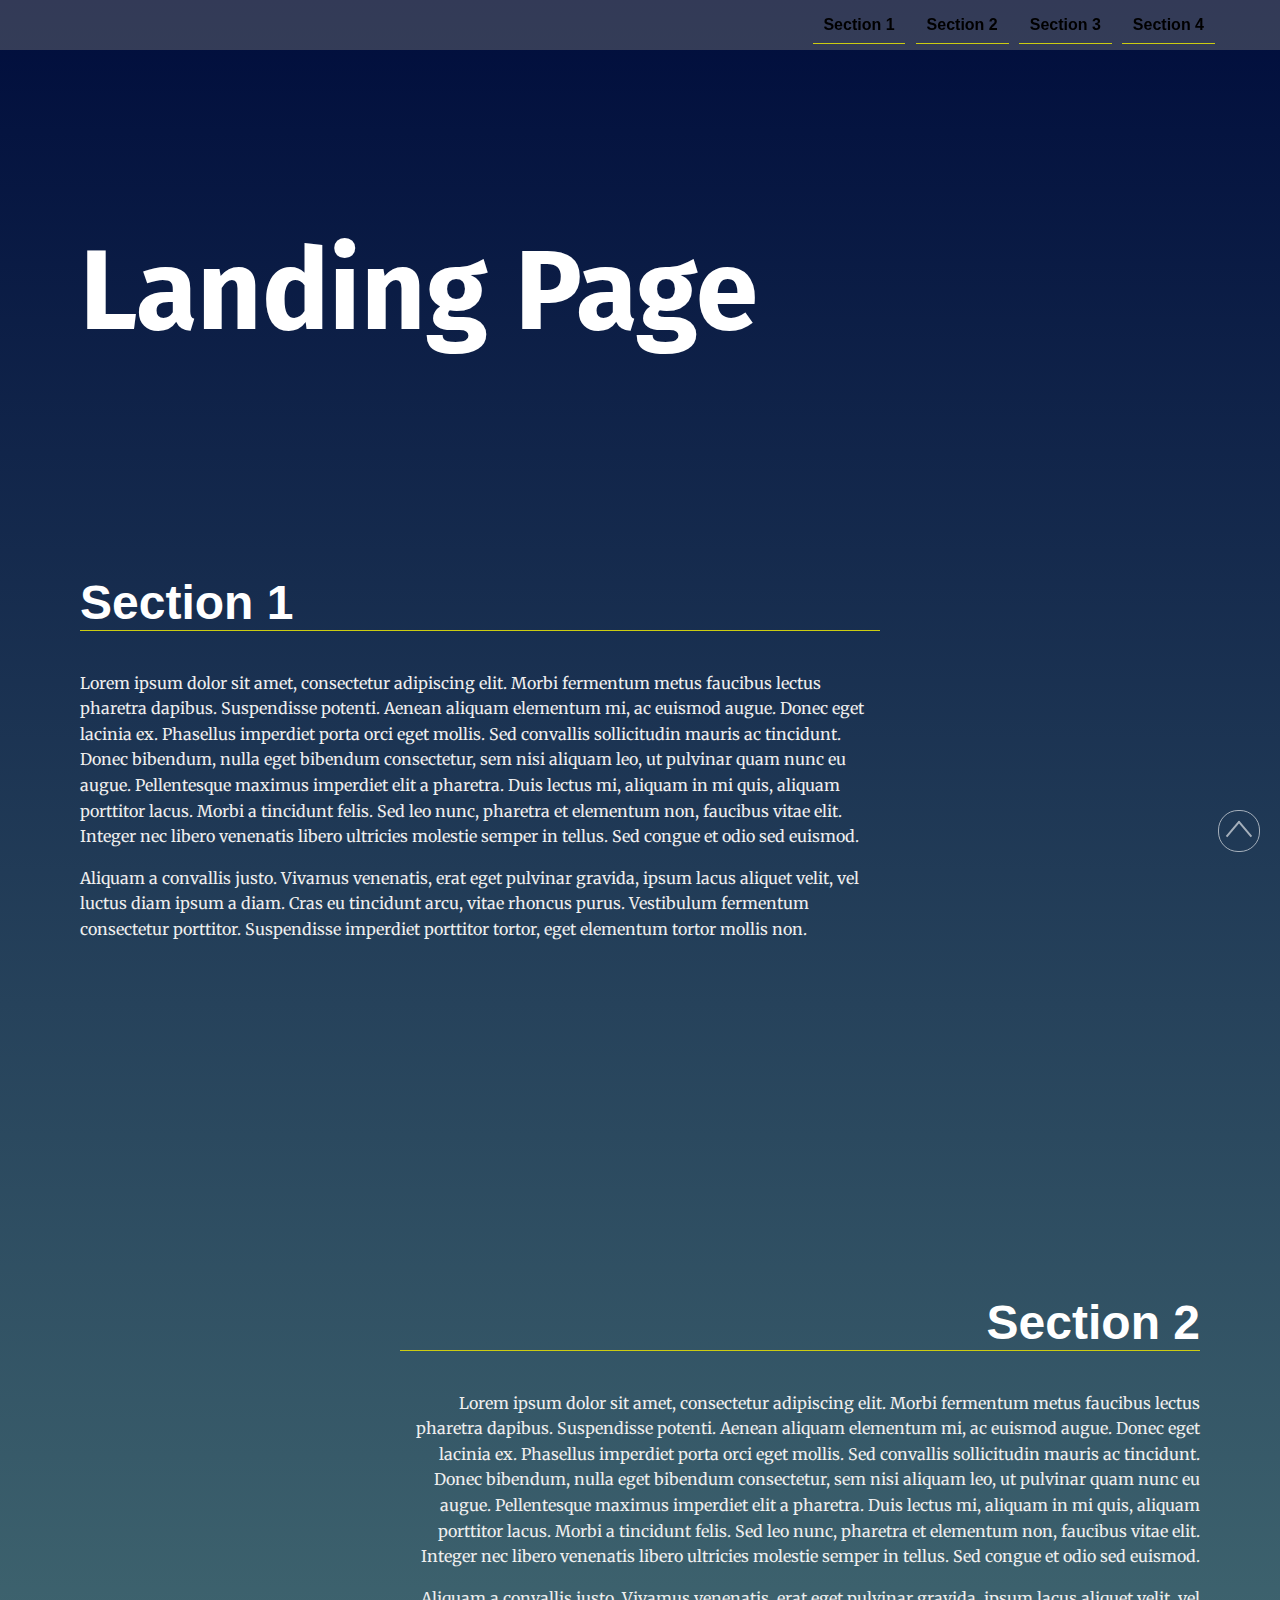
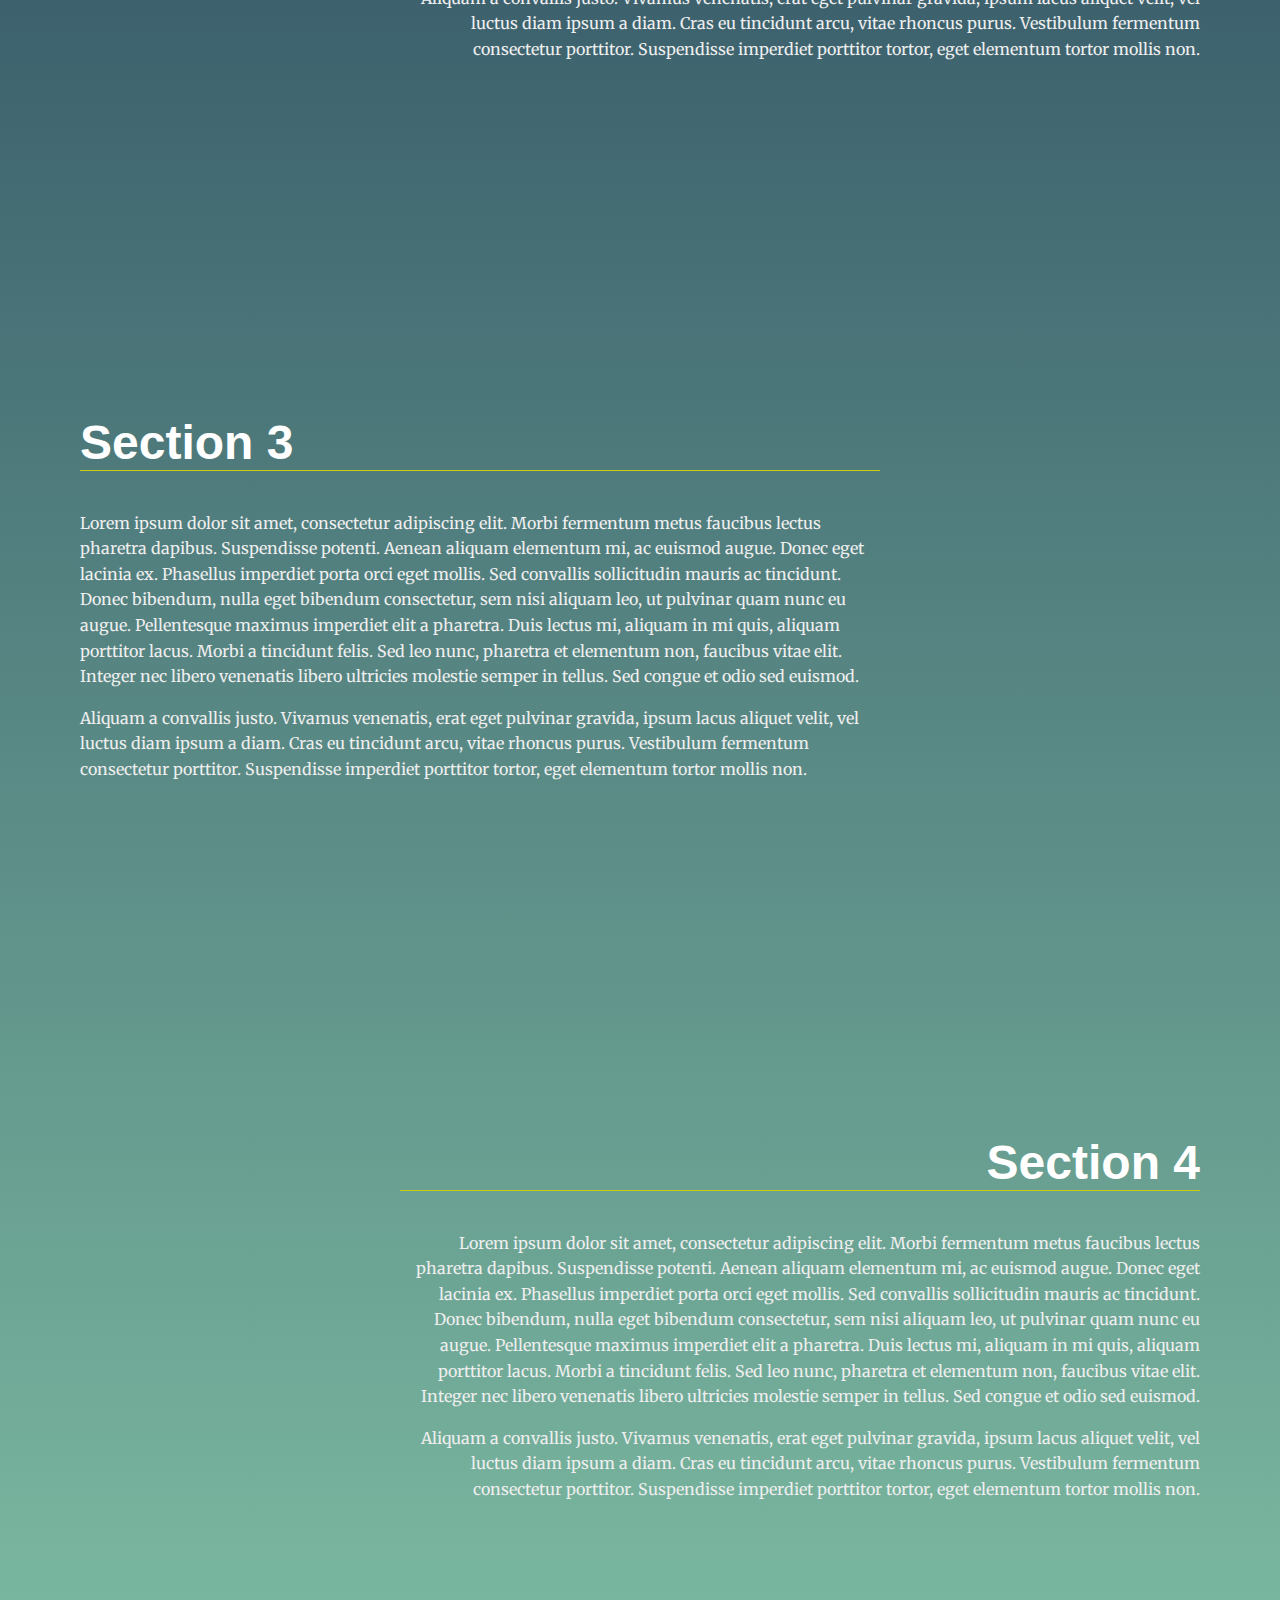
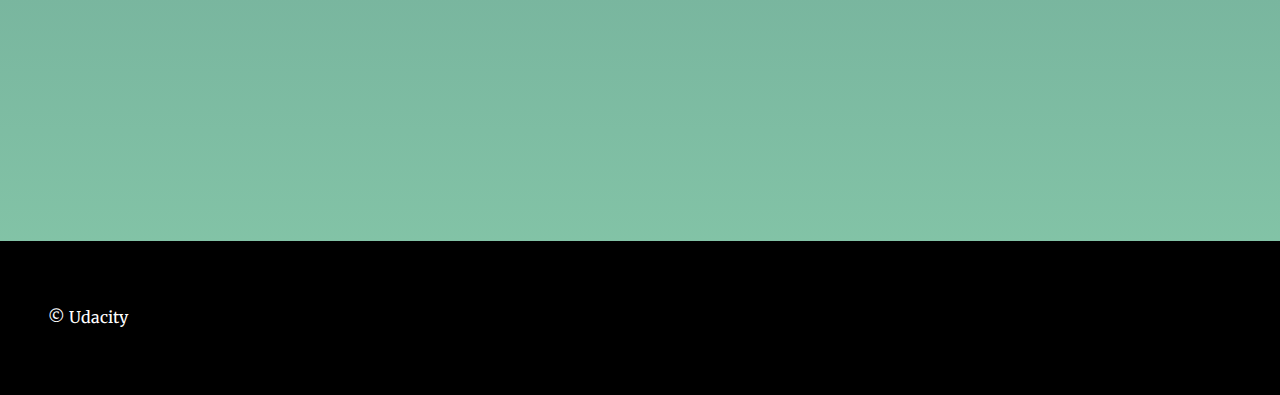
<file: frontend/sample-landing-page/index.html>
<!DOCTYPE html>
<html lang="en">
<head>
    <meta charset="UTF-8">
    <meta name="viewport" content="width=device-width, initial-scale=1.0">
    <meta http-equiv="X-UA-Compatible" content="ie=edge">
    <title>Manipulating the DOM</title>
    <!-- Load Google Fonts -->
    <link href="https://fonts.googleapis.com/css?family=Fira+Sans:900|Merriweather&display=swap" rel="stylesheet">
    <!-- Load Styles -->
    <link href="css/styles.css" rel="stylesheet">
</head>
<body>
    <!-- HTML Follows BEM naming conventions 
    IDs are only used for sections to connect menu achors to sections -->
    <header class="page__header">
        <nav class="navbar__menu">
        <!-- Navigation starts as empty UL that will be populated with JS -->
            <ul id="navbar__list"></ul>
        </nav>
        <div class="scroll__top">
            <span></span>
            <span></span>
        </div>
    </header>
    <main>
        <header class="main__hero">
            <h1>Landing Page</h1>
        </header>
        <!-- Each Section has an ID (used for the anchor) and 
        a data attribute that will populate the li node.
        Adding more sections will automatically populate nav.
        The first section is set to active class by default -->
        <section id="section1" data-nav="Section 1">
            <div class="landing__container">
                <h2>Section 1</h2>
                <p>Lorem ipsum dolor sit amet, consectetur adipiscing elit. Morbi fermentum metus faucibus lectus pharetra dapibus. Suspendisse potenti. Aenean aliquam elementum mi, ac euismod augue. Donec eget lacinia ex. Phasellus imperdiet porta orci eget mollis. Sed convallis sollicitudin mauris ac tincidunt. Donec bibendum, nulla eget bibendum consectetur, sem nisi aliquam leo, ut pulvinar quam nunc eu augue. Pellentesque maximus imperdiet elit a pharetra. Duis lectus mi, aliquam in mi quis, aliquam porttitor lacus. Morbi a tincidunt felis. Sed leo nunc, pharetra et elementum non, faucibus vitae elit. Integer nec libero venenatis libero ultricies molestie semper in tellus. Sed congue et odio sed euismod.</p>

                <p>Aliquam a convallis justo. Vivamus venenatis, erat eget pulvinar gravida, ipsum lacus aliquet velit, vel luctus diam ipsum a diam. Cras eu tincidunt arcu, vitae rhoncus purus. Vestibulum fermentum consectetur porttitor. Suspendisse imperdiet porttitor tortor, eget elementum tortor mollis non.</p>
            </div>
        </section>
        <section id="section2" data-nav="Section 2">
            <div class="landing__container">
                <h2>Section 2</h2>
                <p>Lorem ipsum dolor sit amet, consectetur adipiscing elit. Morbi fermentum metus faucibus lectus pharetra dapibus. Suspendisse potenti. Aenean aliquam elementum mi, ac euismod augue. Donec eget lacinia ex. Phasellus imperdiet porta orci eget mollis. Sed convallis sollicitudin mauris ac tincidunt. Donec bibendum, nulla eget bibendum consectetur, sem nisi aliquam leo, ut pulvinar quam nunc eu augue. Pellentesque maximus imperdiet elit a pharetra. Duis lectus mi, aliquam in mi quis, aliquam porttitor lacus. Morbi a tincidunt felis. Sed leo nunc, pharetra et elementum non, faucibus vitae elit. Integer nec libero venenatis libero ultricies molestie semper in tellus. Sed congue et odio sed euismod.</p>

                <p>Aliquam a convallis justo. Vivamus venenatis, erat eget pulvinar gravida, ipsum lacus aliquet velit, vel luctus diam ipsum a diam. Cras eu tincidunt arcu, vitae rhoncus purus. Vestibulum fermentum consectetur porttitor. Suspendisse imperdiet porttitor tortor, eget elementum tortor mollis non.</p>
            </div>
        </section>
        <section id="section3" data-nav="Section 3">
            <div class="landing__container">
                <h2>Section 3</h2>
                <p>Lorem ipsum dolor sit amet, consectetur adipiscing elit. Morbi fermentum metus faucibus lectus pharetra dapibus. Suspendisse potenti. Aenean aliquam elementum mi, ac euismod augue. Donec eget lacinia ex. Phasellus imperdiet porta orci eget mollis. Sed convallis sollicitudin mauris ac tincidunt. Donec bibendum, nulla eget bibendum consectetur, sem nisi aliquam leo, ut pulvinar quam nunc eu augue. Pellentesque maximus imperdiet elit a pharetra. Duis lectus mi, aliquam in mi quis, aliquam porttitor lacus. Morbi a tincidunt felis. Sed leo nunc, pharetra et elementum non, faucibus vitae elit. Integer nec libero venenatis libero ultricies molestie semper in tellus. Sed congue et odio sed euismod.</p>

                <p>Aliquam a convallis justo. Vivamus venenatis, erat eget pulvinar gravida, ipsum lacus aliquet velit, vel luctus diam ipsum a diam. Cras eu tincidunt arcu, vitae rhoncus purus. Vestibulum fermentum consectetur porttitor. Suspendisse imperdiet porttitor tortor, eget elementum tortor mollis non.</p>
            </div>
        </section>
        <section id="section4" data-nav="Section 4">
            <div class="landing__container">
                <h2>Section 4</h2>
                <p>Lorem ipsum dolor sit amet, consectetur adipiscing elit. Morbi fermentum metus faucibus lectus pharetra dapibus. Suspendisse potenti. Aenean aliquam elementum mi, ac euismod augue. Donec eget lacinia ex. Phasellus imperdiet porta orci eget mollis. Sed convallis sollicitudin mauris ac tincidunt. Donec bibendum, nulla eget bibendum consectetur, sem nisi aliquam leo, ut pulvinar quam nunc eu augue. Pellentesque maximus imperdiet elit a pharetra. Duis lectus mi, aliquam in mi quis, aliquam porttitor lacus. Morbi a tincidunt felis. Sed leo nunc, pharetra et elementum non, faucibus vitae elit. Integer nec libero venenatis libero ultricies molestie semper in tellus. Sed congue et odio sed euismod.</p>

                <p>Aliquam a convallis justo. Vivamus venenatis, erat eget pulvinar gravida, ipsum lacus aliquet velit, vel luctus diam ipsum a diam. Cras eu tincidunt arcu, vitae rhoncus purus. Vestibulum fermentum consectetur porttitor. Suspendisse imperdiet porttitor tortor, eget elementum tortor mollis non.</p>
            </div>
        </section>
    </main>
    <footer class="page__footer">
        <p>&copy Udacity</p>
    </footer>
    <script src="js/app.js"></script>
</body>
</html>
</file>
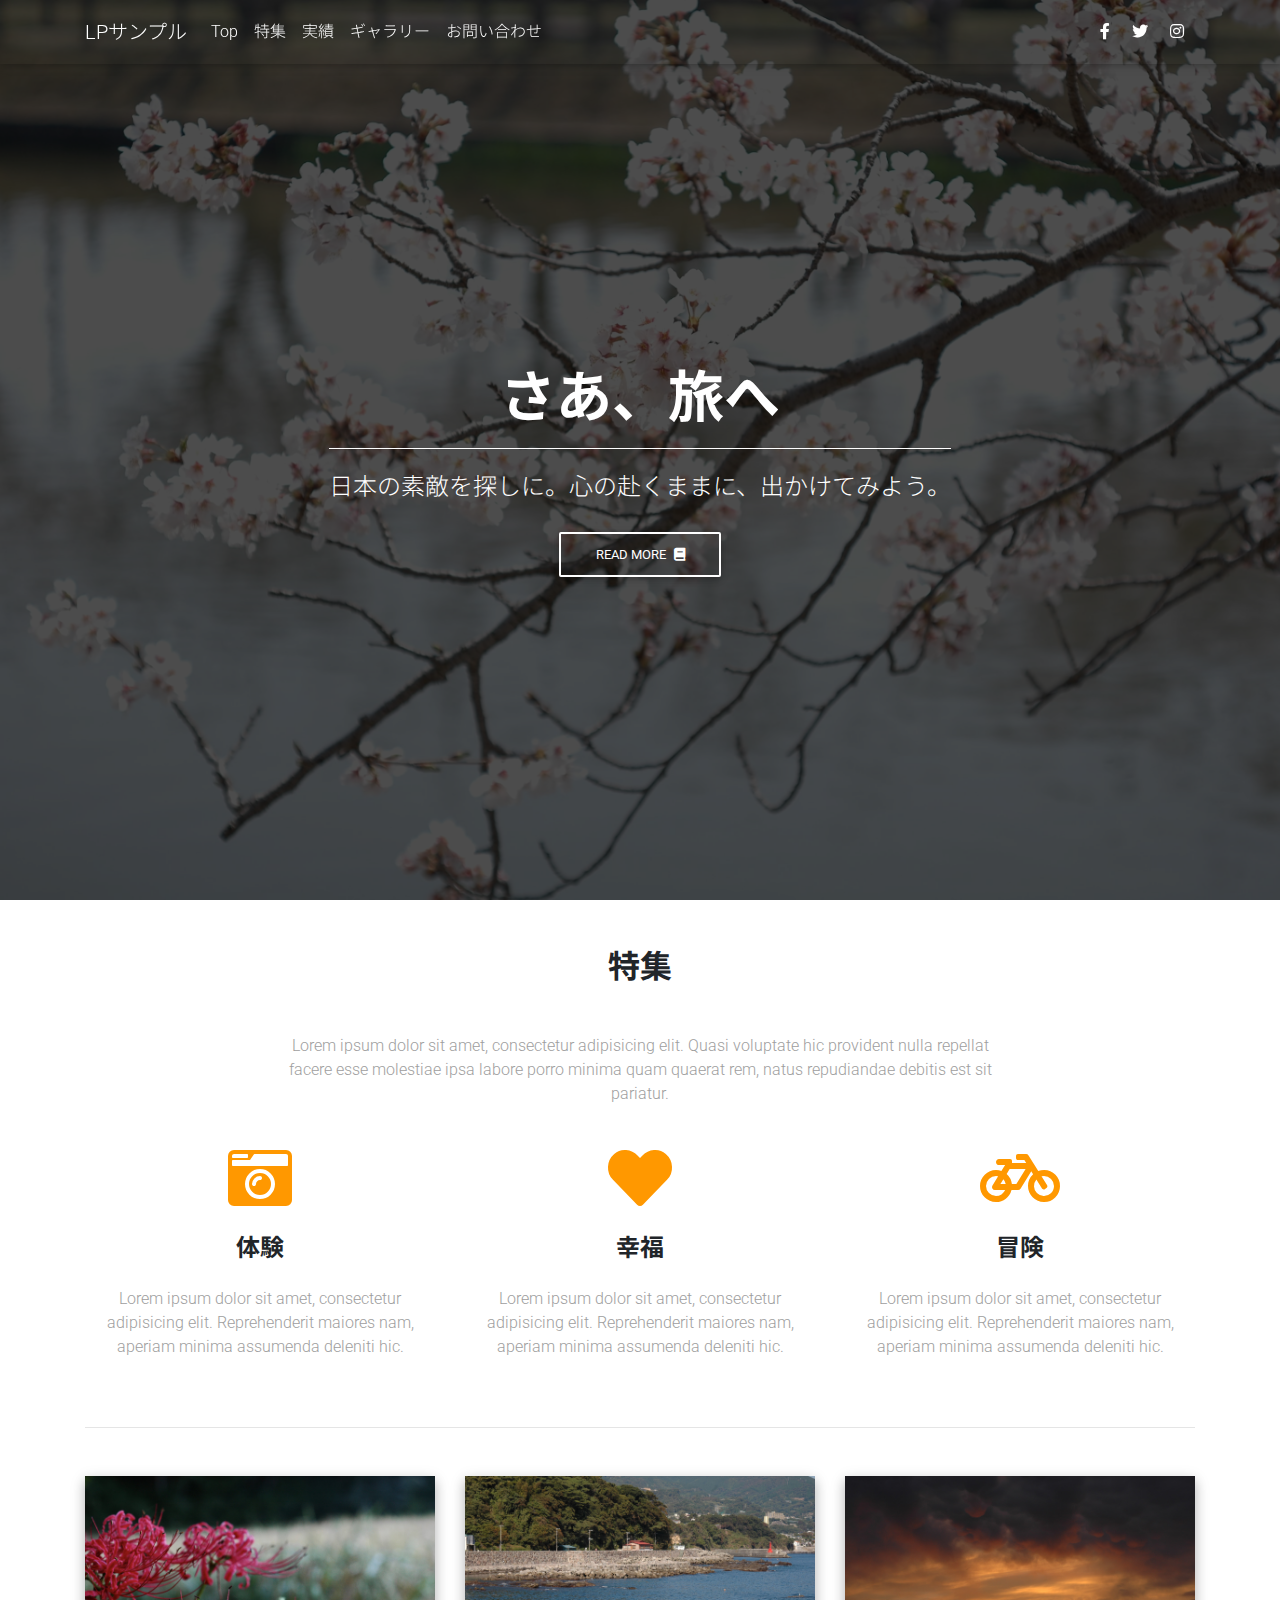
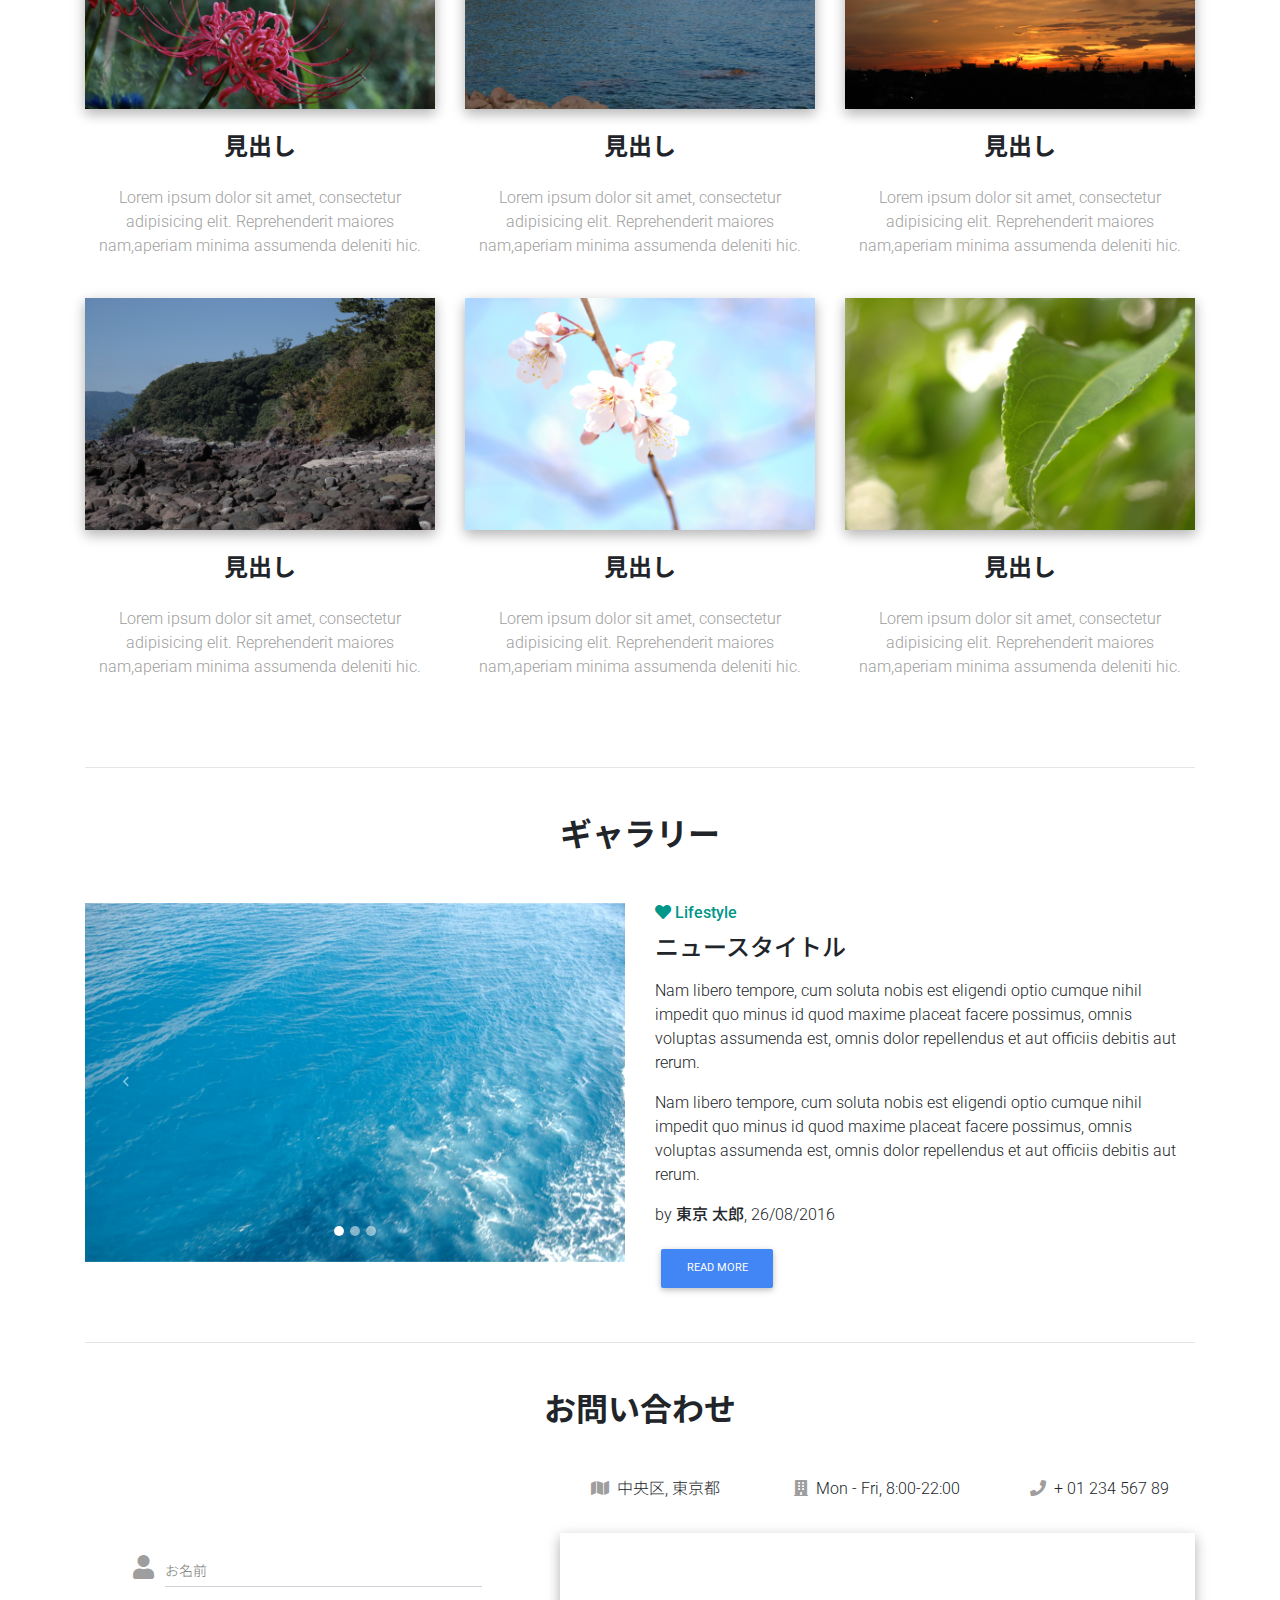
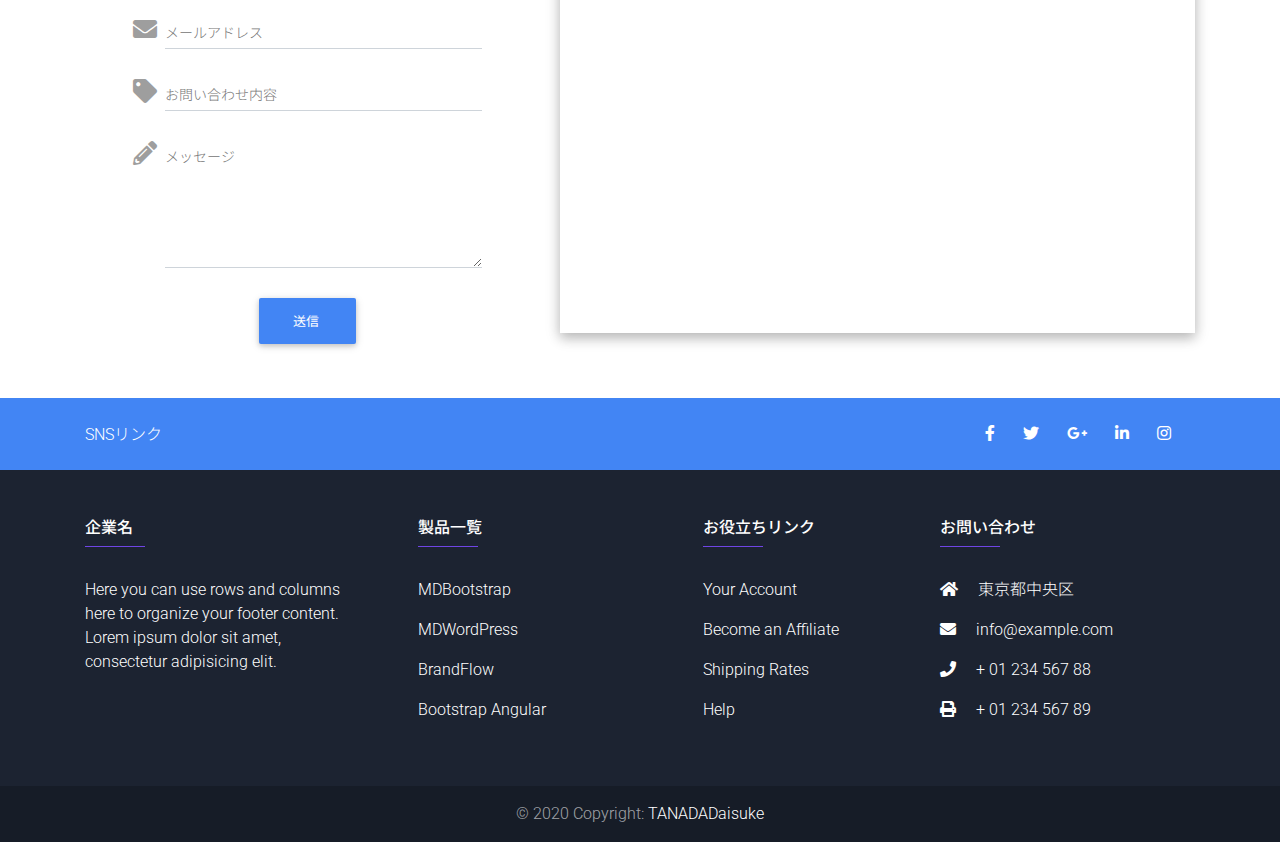
<file: portfolio/project_LP/index.html>
<!DOCTYPE html>
<html lang="en">
<head>
    <meta charset="UTF-8">
    <meta name="viewport" content="width=device-width, initial-scale=1, shrink-to-fit=no">
    <meta http-equiv="x-ua-compatible" content="ie=edge">
    <title>LPサンプル with MDBootstrap</title>
    <!-- MDB icon -->
    <!-- link rel="icon" href="img/mdb-favicon.ico" type="image/x-icon" -->
    <!-- Font Awesome -->
    <link rel="stylesheet" href="https://use.fontawesome.com/releases/v5.11.2/css/all.css">
    <!-- Google Fonts Roboto -->
    <link rel="stylesheet" href="https://fonts.googleapis.com/css?family=Roboto:300,400,500,700&display=swap">
    <!-- Google Fonts Noto Sans JP -->
    <link href="https://fonts.googleapis.com/css?family=Noto+Sans+JP:300,400,500,700&display=swap" rel="stylesheet">
    <!-- Bootstrap core CSS -->
    <link rel="stylesheet" href="css/bootstrap.min.css">
    <!-- Material Design Bootstrap -->
    <link rel="stylesheet" href="css/mdb.min.css">
    <!-- Your custom styles (optional) -->
    <link rel="stylesheet" href="css/style.css">
</head>
<body>

    <!-- Start your project here-->
    <!--Main Navigation-->
    <header>

        <!--Navbar-->
        <nav class="navbar navbar-expand-lg navbar-dark fixed-top scrolling-navbar">

            <div class="container">

                <!-- Navbar brand -->
                <a class="navbar-brand" href="#">LPサンプル</a>

                <!-- Collapse button -->
                <button class="navbar-toggler" type="button" data-toggle="collapse" data-target="#basicExampleNav"
                  aria-controls="basicExampleNav" aria-expanded="false" aria-label="Toggle navigation">
                <span class="navbar-toggler-icon"></span>
                </button>

                <!-- Collapsible content -->
                <div class="collapse navbar-collapse" id="basicExampleNav">

                    <!-- Links -->
                    <ul class="navbar-nav mr-auto smooth-scroll">
                        <li class="nav-item">
                            <a class="nav-link" href="#intro">Top</a>
                        </li>
                        <li class="nav-item">
                            <a class="nav-link" href="#best-features">特集</a>
                        </li>
                        <li class="nav-item">
                            <a class="nav-link" href="#examples">実績</a>
                        </li>
                        <li class="nav-item">
                            <a class="nav-link" href="#gallery">ギャラリー</a>
                        </li>
                        <li class="nav-item">
                            <a class="nav-link" href="#contact">お問い合わせ</a>
                        </li>
                    </ul>
                    <!-- Links -->

                    <!-- Social Icon  -->
                    <ul class="navbar-nav nav-flex-icons">
                        <li class="nav-item">
                            <a class="nav-link"><i class="fab fa-facebook-f"></i></a>
                        </li>
                        <li class="nav-item">
                            <a class="nav-link"><i class="fab fa-twitter"></i></a>
                        </li>
                        <li class="nav-item">
                            <a class="nav-link"><i class="fab fa-instagram"></i></a>
                        </li>
                    </ul>

                </div>
                <!-- Collapsible content -->

            </div>

        </nav>
        <!--/.Navbar-->

        <!--Mask-->
        <div id="intro" class="view">

            <div class="mask rgba-black-strong">

                <div class="container-fluid d-flex align-items-center justify-content-center h-100">

                    <div class="row d-flex justify-content-center text-center">

                        <div class="col-lg-12 col-md-10">

                            <!-- Heading -->
                            <h2 class="display-4 font-weight-bold white-text pt-5 mb-2">さあ、旅へ</h2>

                            <!-- Divider -->
                            <hr class="hr-light">

                            <!-- Description -->
                            <h4 class="white-text my-4">日本の素敵を探しに。心の赴くままに、出かけてみよう。</h4>
                            <button type="button" class="btn btn-outline-white">Read more<i class="fas fa-book ml-2"></i></button>

                        </div>

                    </div>

                </div>

            </div>

        </div>
        <!--/.Mask-->

    </header>
    <!--Main Navigation-->

    <!--Main layout-->
    <main class="mt-5">
        <div class="container">

            <!--Section: Best Features-->
            <section id="best-features" class="text-center">

                <!-- Heading -->
                <h2 class="mb-5 font-weight-bold">特集</h2>

                <!--Grid row-->
                <div class="row d-flex justify-content-center mb-4">

                    <!--Grid column-->
                    <div class="col-md-8">

                        <!-- Description -->
                        <p class="grey-text">Lorem ipsum dolor sit amet, consectetur adipisicing elit. Quasi voluptate hic provident nulla repellat
                            facere esse molestiae ipsa labore porro minima quam quaerat rem, natus repudiandae debitis est
                            sit pariatur.</p>

                    </div>
                    <!--Grid column-->

                </div>
                <!--Grid row-->

                <!--Grid row-->
                <div class="row">

                    <!--Grid column-->
                    <div class="col-md-4 mb-1">
                        <i class="fas fa-camera-retro fa-4x orange-text"></i>
                        <h4 class="my-4 font-weight-bold">体験</h4>
                        <p class="grey-text">Lorem ipsum dolor sit amet, consectetur adipisicing elit. Reprehenderit maiores nam, aperiam minima
                            assumenda deleniti hic.</p>
                    </div>
                    <!--Grid column-->

                    <!--Grid column-->
                    <div class="col-md-4 mb-1">
                        <i class="fas fa-heart fa-4x orange-text"></i>
                        <h4 class="my-4 font-weight-bold">幸福</h4>
                        <p class="grey-text">Lorem ipsum dolor sit amet, consectetur adipisicing elit. Reprehenderit maiores nam, aperiam minima
                            assumenda deleniti hic.</p>
                    </div>
                    <!--Grid column-->

                    <!--Grid column-->
                    <div class="col-md-4 mb-1">
                        <i class="fas fa-bicycle fa-4x orange-text"></i>
                        <h4 class="my-4 font-weight-bold">冒険</h4>
                        <p class="grey-text">Lorem ipsum dolor sit amet, consectetur adipisicing elit. Reprehenderit maiores nam, aperiam minima
                            assumenda deleniti hic.</p>
                    </div>
                    <!--Grid column-->

                </div>
                <!--Grid row-->

            </section>
            <!--Section: Best Features-->

            <hr class="my-5">

            <!--Section: Examples-->
            <section id="examples" class="text-center">

                <!--Grid row-->
                <div class="row">

                    <!--Grid column-->
                    <div class="col-lg-4 col-md-12 mb-4">

                        <div class="view overlay z-depth-1-half">
                            <img src="./img/photos/redflower-min.jpeg" alt="background-red-flower" class="img-fluid">
                            <a href="#!">
                                <div class="mask rgba-white-slight"></div>
                            </a>
                        </div>

                        <h4 class="my-4 font-weight-bold">見出し</h4>
                        <p class="grey-text">Lorem ipsum dolor sit amet, consectetur adipisicing elit. Reprehenderit maiores nam,aperiam minima
                            assumenda deleniti hic.</p>

                    </div>
                    <!--Grid column-->

                    <!--Grid column-->
                    <div class="col-lg-4 col-md-6 mb-4">

                        <div class="view overlay z-depth-1-half">
                            <img src="./img/photos/landscape5-min.jpeg" alt="background-landscape" class="img-fluid">
                            <a href="#!">
                                <div class="mask rgba-white-slight"></div>
                            </a>
                        </div>

                        <h4 class="my-4 font-weight-bold">見出し</h4>
                        <p class="grey-text">Lorem ipsum dolor sit amet, consectetur adipisicing elit. Reprehenderit maiores nam,aperiam minima
                            assumenda deleniti hic.</p>

                    </div>
                    <!--Grid column-->

                    <!--Grid column-->
                    <div class="col-lg-4 col-md-6 mb-4">

                        <div class="view overlay z-depth-1-half">
                            <img src="./img/photos/landscape2-min.jpeg" alt="background-landscape" class="img-fluid">
                            <a href="#!">
                                <div class="mask rgba-white-slight"></div>
                            </a>
                        </div>

                        <h4 class="my-4 font-weight-bold">見出し</h4>
                        <p class="grey-text">Lorem ipsum dolor sit amet, consectetur adipisicing elit. Reprehenderit maiores nam,aperiam minima
                            assumenda deleniti hic.</p>

                    </div>
                    <!--Grid column-->

                </div>
                <!--Grid row-->

                <!--Grid row-->
                <div class="row">

                    <!--Grid column-->
                    <div class="col-lg-4 col-md-12 mb-4">

                        <div class="view overlay z-depth-1-half">
                            <img src="./img/photos/landscape6-min.jpeg" alt="background-landscape" class="img-fluid">
                            <a href="#!">
                                <div class="mask rgba-white-slight"></div>
                            </a>
                        </div>

                        <h4 class="my-4 font-weight-bold">見出し</h4>
                        <p class="grey-text">Lorem ipsum dolor sit amet, consectetur adipisicing elit. Reprehenderit maiores nam,aperiam minima
                            assumenda deleniti hic.</p>

                    </div>
                    <!--Grid column-->

                    <!--Grid column-->
                    <div class="col-lg-4 col-md-6 mb-4">

                        <div class="view overlay z-depth-1-half">
                            <img src="./img/photos/cherryflower-min.jpeg" alt="background-cherryflower" class="img-fluid">
                            <a href="#!">
                                <div class="mask rgba-white-slight"></div>
                            </a>
                        </div>

                        <h4 class="my-4 font-weight-bold">見出し</h4>
                        <p class="grey-text">Lorem ipsum dolor sit amet, consectetur adipisicing elit. Reprehenderit maiores nam,aperiam minima
                            assumenda deleniti hic.</p>

                    </div>
                    <!--Grid column-->

                    <!--Grid column-->
                    <div class="col-lg-4 col-md-6 mb-4">

                        <div class="view overlay z-depth-1-half">
                            <img src="./img/photos/greenleaf-min.jpeg" alt="background-greenleaf" class="img-fluid">
                            <a href="#!">
                                <div class="mask rgba-white-slight"></div>
                            </a>
                        </div>

                        <h4 class="my-4 font-weight-bold">見出し</h4>
                        <p class="grey-text">Lorem ipsum dolor sit amet, consectetur adipisicing elit. Reprehenderit maiores nam,aperiam minima
                            assumenda deleniti hic.</p>

                    </div>
                    <!--Grid column-->

                </div>
                <!--Grid row-->

            </section>
            <!--Section: Examples-->

            <hr class="my-5">

            <!--Section: Gallery-->
            <section id="gallery">

                <!-- Heading -->
                <h2 class="mb-5 font-weight-bold text-center">ギャラリー</h2>

                <!--Grid row-->
                <div class="row">

                    <!--Grid column-->
                    <div class="col-md-6 mb-4">

                        <!--Carousel Wrapper-->
                        <div id="carousel-example-1z" class="carousel slide carousel-fade" data-ride="carousel">
                            <!--Indicators-->
                            <ol class="carousel-indicators">
                                <li data-target="#carousel-example-1z" data-slide-to="0" class="active"></li>
                                <li data-target="#carousel-example-1z" data-slide-to="1"></li>
                                <li data-target="#carousel-example-1z" data-slide-to="2"></li>
                            </ol>
                            <!--/.Indicators-->
                            <!--Slides-->
                            <div class="carousel-inner" role="listbox">
                                <!--First slide-->
                                <div class="carousel-item active">
                                    <img class="d-block w-100" src="./img/photos/seablue-min.jpeg" alt="First slide">
                                </div>
                                <!--/First slide-->
                                <!--Second slide-->
                                <div class="carousel-item">
                                    <img class="d-block w-100" src="./img/photos/landscape3-min.jpeg" alt="Second slide">
                                </div>
                                <!--/Second slide-->
                                <!--Third slide-->
                                <div class="carousel-item">
                                    <img class="d-block w-100" src="img/photos/landscape1-min.jpeg" alt="Third slide">
                                </div>
                                <!--/Third slide-->
                            </div>
                            <!--/.Slides-->
                            <!--Controls-->
                            <a class="carousel-control-prev" href="#carousel-example-1z" role="button" data-slide="prev">
                                <span class="carousel-control-prev-icon" aria-hidden="true"></span>
                                <span class="sr-only">Previous</span>
                            </a>
                            <a class="carousel-control-next" href="#carousel-example-1z" role="button" data-slide="next">
                                <span class="carousel-control-next-icon" aria-hidden="true"></span>
                                <span class="sr-only">Next</span>
                            </a>
                            <!--/.Controls-->
                        </div>
                        <!--/.Carousel Wrapper-->

                    </div>
                    <!--Grid column-->

                    <!--Grid column-->
                    <div class="col-md-6">

                        <!--Excerpt-->
                        <a href="" class="teal-text">
                            <h6 class="pb-1"><i class="fas fa-heart"></i><strong> Lifestyle </strong></h6>
                        </a>
                        <h4 class="mb-3"><strong>ニュースタイトル</strong></h4>
                        <p>Nam libero tempore, cum soluta nobis est eligendi optio cumque nihil impedit quo minus id quod maxime
                            placeat facere possimus, omnis voluptas assumenda est, omnis dolor repellendus et aut officiis
                            debitis aut rerum.</p>

                        <p>Nam libero tempore, cum soluta nobis est eligendi optio cumque nihil impedit quo minus id quod maxime
                            placeat facere possimus, omnis voluptas assumenda est, omnis dolor repellendus et aut officiis
                            debitis aut rerum.</p>
                        <p>by <a><strong>東京 太郎</strong></a>, 26/08/2016</p>
                        <a class="btn btn-primary btn-md">Read more</a>

                    </div>
                    <!--Grid column-->
                </div>
                <!--Grid row-->

            </section>
            <!--Section: Gallery-->

            <hr class="my-5">

            <!--Section: Contact-->
            <section id="contact">

                <!-- Heading -->
                <h2 class="mb-5 font-weight-bold text-center">お問い合わせ</h2>

                <!--Grid row-->
                <div class="row">

                    <!--Grid column-->
                    <div class="col-lg-5 col-md-12">
                        <!-- Form contact -->
                        <form class="p-5 grey-text">
                            <div class="md-form form-sm"> <i class="fas fa-user prefix"></i>
                                <input type="text" id="form3" class="form-control form-control-sm">
                                <label for="form3">お名前</label>
                            </div>
                            <div class="md-form form-sm"> <i class="fas fa-envelope prefix"></i>
                                <input type="text" id="form2" class="form-control form-control-sm">
                                <label for="form2">メールアドレス</label>
                            </div>
                            <div class="md-form form-sm"> <i class="fas fa-tag prefix"></i>
                                <input type="text" id="form32" class="form-control form-control-sm">
                                <label for="form32">お問い合わせ内容</label>
                            </div>
                            <div class="md-form form-sm"> <i class="fas fa-pencil-alt prefix"></i>
                                <textarea type="text" id="form8" class="md-textarea form-control form-control-sm" rows="4"></textarea>
                                <label for="form8">メッセージ</label>
                            </div>
                            <div class="text-center mt-4">
                                <button class="btn btn-primary">送信 <i class="far fa-paper-planeml-1"></i></button>
                            </div>
                        </form>
                        <!-- Form contact -->
                    </div>
                    <!--Grid column-->

                    <!--Grid column-->
                    <div class="col-lg-7 col-md-12">

                        <!--Grid row-->
                        <div class="row text-center">

                            <!--Grid column-->
                            <div class="col-lg-4 col-md-12 mb-3">

                                <p><i class="fas fa-map fa-1x mr-2 grey-text"></i>中央区, 東京都</p>

                            </div>
                            <!--Grid column-->

                            <!--Grid column-->
                            <div class="col-lg-4 col-md-6 mb-3">

                                <p><i class="fas fa-building fa-1x mr-2 grey-text"></i>Mon - Fri, 8:00-22:00</p>

                            </div>
                            <!--Grid column-->

                            <!--Grid column-->
                            <div class="col-lg-4 col-md-6 mb-3">

                                <p><i class="fas fa-phone fa-1x mr-2 grey-text"></i>+ 01 234 567 89</p>

                            </div>
                            <!--Grid column-->

                        </div>
                        <!--Grid row-->

                        <!--Google map-->
                        <div id="map-container" class="z-depth-1-half map-container mb-5" style="height: 400px"></div>

                    </div>
                    <!--Grid column-->

                </div>
                <!--Grid row-->

            </section>
            <!--Section: Contact-->

        </div>
    </main>
    <!--Main layout-->

    <!--Footer-->
    <footer class="page-footer unique-color-dark">

        <!-- Social buttons -->
        <div class="primary-color">
            <div class="container">
                <!--Grid row-->
                <div class="row py-4 d-flex align-items-center">

                    <!--Grid column-->
                    <div class="col-md-6 col-lg-5 text-center text-md-left mb-4 mb-md-0">
                        <h6 class="mb-0 white-text">SNSリンク</h6>
                    </div>
                    <!--Grid column-->

                    <!--Grid column-->
                    <div class="col-md-6 col-lg-7 text-center text-md-right">
                        <!--Facebook-->
                        <a class="fb-ic ml-0">
                            <i class="fab fa-facebook-f white-text mr-4"> </i>
                        </a>
                        <!--Twitter-->
                        <a class="tw-ic">
                            <i class="fab fa-twitter white-text mr-4"> </i>
                        </a>
                        <!--Google +-->
                        <a class="gplus-ic">
                            <i class="fab fa-google-plus-g white-text mr-4"> </i>
                        </a>
                        <!--Linkedin-->
                        <a class="li-ic">
                            <i class="fab fa-linkedin-in white-text mr-4"> </i>
                        </a>
                        <!--Instagram-->
                        <a class="ins-ic">
                            <i class="fab fa-instagram white-text mr-lg-4"> </i>
                        </a>
                    </div>
                    <!--Grid column-->

                </div>
                <!--Grid row-->
            </div>
        </div>
        <!-- Social buttons -->

        <!--Footer Links-->
        <div class="container mt-5 mb-4 text-center text-md-left">
            <div class="row mt-3">

                <!--First column-->
                <div class="col-md-3 col-lg-4 col-xl-3 mb-4">
                    <h6 class="text-uppercase font-weight-bold">
                        <strong>企業名</strong>
                    </h6>
                    <hr class="deep-purple accent-2 mb-4 mt-0 d-inline-block mx-auto" style="width: 60px;">
                    <p>Here you can use rows and columns here to organize your footer content. Lorem ipsum dolor sit
                        amet, consectetur adipisicing elit.</p>
                </div>
                <!--/.First column-->

                <!--Second column-->
                <div class="col-md-2 col-lg-2 col-xl-2 mx-auto mb-4">
                    <h6 class="text-uppercase font-weight-bold">
                        <strong>製品一覧</strong>
                    </h6>
                    <hr class="deep-purple accent-2 mb-4 mt-0 d-inline-block mx-auto" style="width: 60px;">
                    <p>
                        <a href="#!">MDBootstrap</a>
                    </p>
                    <p>
                        <a href="#!">MDWordPress</a>
                    </p>
                    <p>
                        <a href="#!">BrandFlow</a>
                    </p>
                    <p>
                        <a href="#!">Bootstrap Angular</a>
                    </p>
                </div>
                <!--/.Second column-->

                <!--Third column-->
                <div class="col-md-3 col-lg-2 col-xl-2 mx-auto mb-4">
                    <h6 class="text-uppercase font-weight-bold">
                        <strong>お役立ちリンク</strong>
                    </h6>
                    <hr class="deep-purple accent-2 mb-4 mt-0 d-inline-block mx-auto" style="width: 60px;">
                    <p>
                        <a href="#!">Your Account</a>
                    </p>
                    <p>
                        <a href="#!">Become an Affiliate</a>
                    </p>
                    <p>
                        <a href="#!">Shipping Rates</a>
                    </p>
                    <p>
                        <a href="#!">Help</a>
                    </p>
                </div>
                <!--/.Third column-->

                <!--Fourth column-->
                <div class="col-md-4 col-lg-3 col-xl-3">
                    <h6 class="text-uppercase font-weight-bold">
                        <strong>お問い合わせ</strong>
                    </h6>
                    <hr class="deep-purple accent-2 mb-4 mt-0 d-inline-block mx-auto" style="width: 60px;">
                    <p>
                        <i class="fas fa-home  mr-3"></i> 東京都中央区</p>
                    <p>
                        <i class="fas fa-envelope mr-3"></i> info@example.com</p>
                    <p>
                        <i class="fas fa-phone mr-3"></i> + 01 234 567 88</p>
                    <p>
                        <i class="fas fa-print mr-3"></i> + 01 234 567 89</p>
                </div>
                <!--/.Fourth column-->

            </div>
        </div>
        <!--/.Footer Links-->

        <!-- Copyright -->
        <div class="footer-copyright text-center py-3">© 2020 Copyright:
          <a href="#!"> TANADADaisuke</a>
        </div>
        <!-- Copyright -->

    </footer>
    <!-- Footer -->
    <!-- End your project here-->

    <!-- jQuery -->
    <script type="text/javascript" src="js/jquery.min.js"></script>
    <!-- Bootstrap tooltips -->
    <script type="text/javascript" src="js/popper.min.js"></script>
    <!-- Bootstrap core JavaScript -->
    <script type="text/javascript" src="js/bootstrap.min.js"></script>
    <!-- MDB core JavaScript -->
    <script type="text/javascript" src="js/mdb.min.js"></script>
    <!-- Your custom scripts (optional) -->
    <script type="text/javascript"></script>

    <!-- Carousel options -->
    <script>
        $('.carousel').carousel({
        interval: 3000,
        })
    </script>

    <!--Google Maps-->
    <script src="https://maps.google.com/maps/api/js?key=AIzaSyA_RkLbhLHIM2fHUCz4-UIqg2pCicGN0ZI"></script>
    <!-- Google Maps settings -->
    <script>
        // Regular map
        function regular_map() {
        var var_location = new google.maps.LatLng(35.6812362, 139.7649308);

        var var_mapoptions = {
            center: var_location,
            zoom: 14
        };

        var var_map = new google.maps.Map(document.getElementById("map-container"),
            var_mapoptions);

        var var_marker = new google.maps.Marker({
            position: var_location,
            map: var_map,
            title: "New York"
        });
        }

        // Initialize maps
        google.maps.event.addDomListener(window, 'load', regular_map);
    </script>

</body>
</html>
</file>
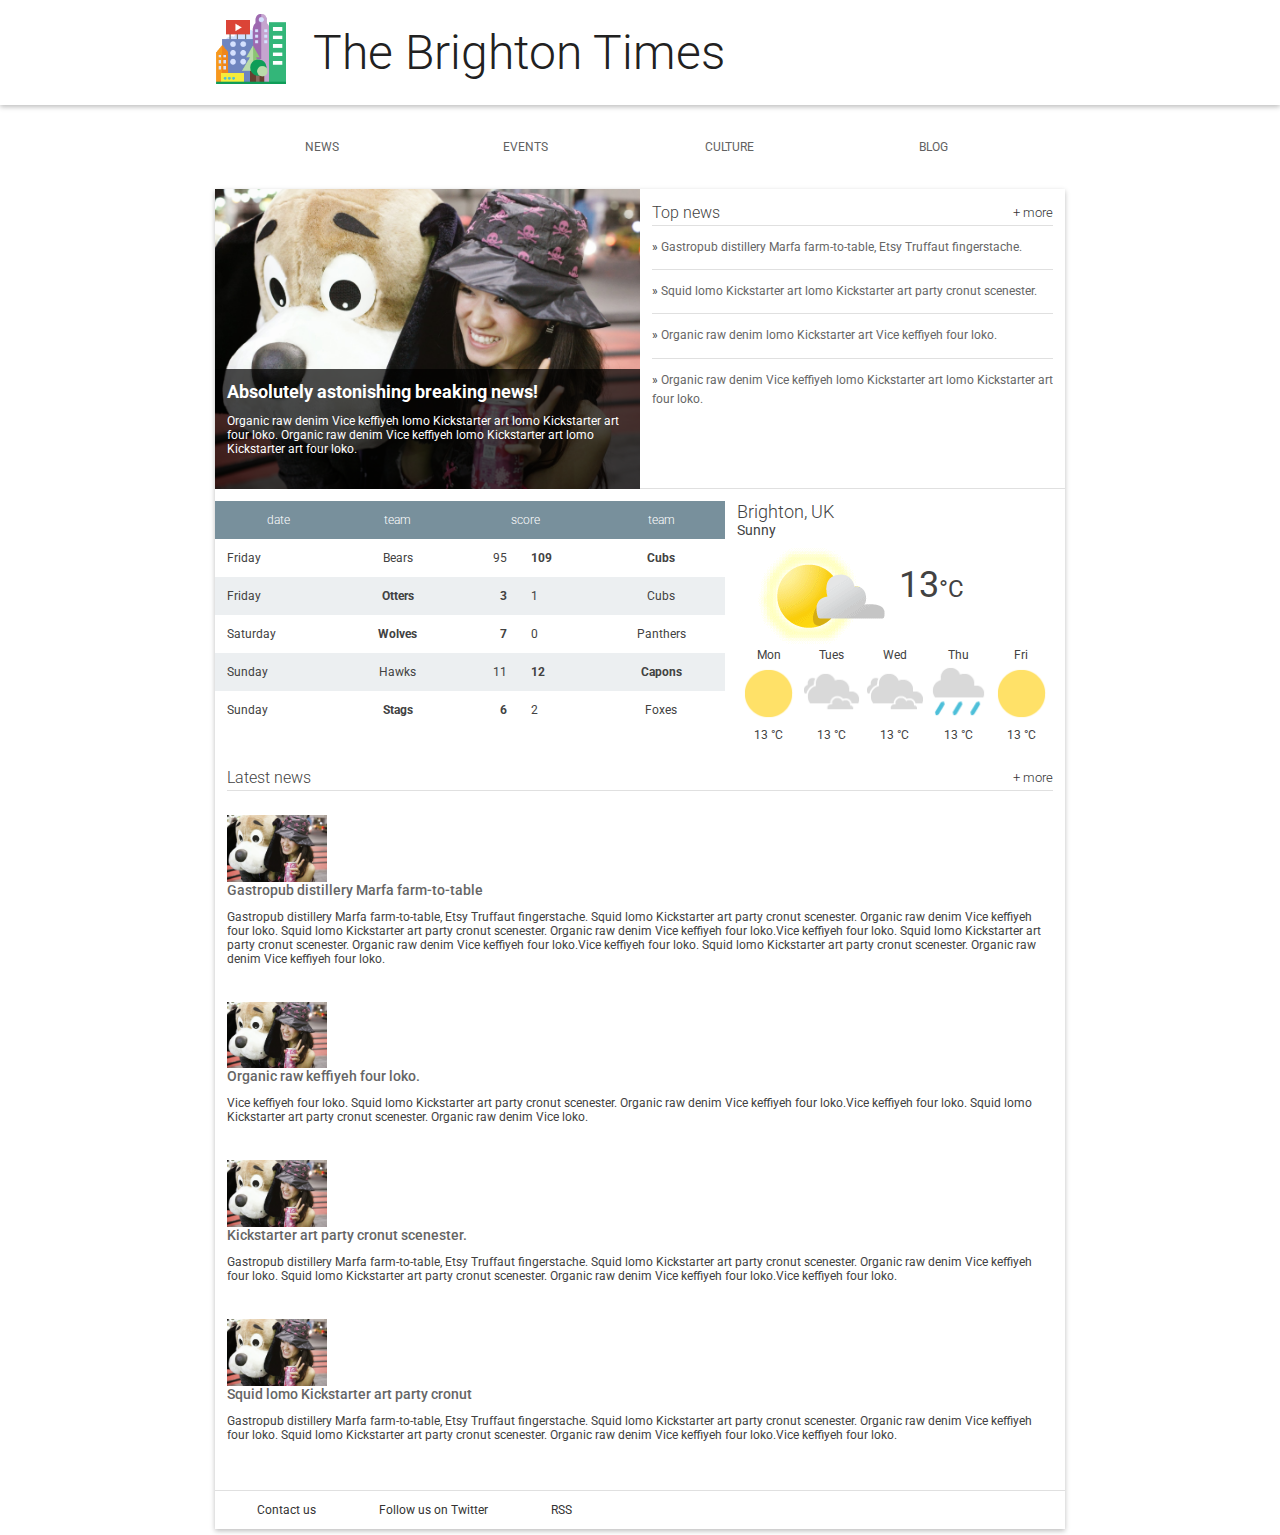
<file: portfolio/responsive/index.html>
<!doctype html>
<html lang="en">
  <head>
    <meta charset="utf-8">
    <meta name="viewport" content="width=device-width, initial-scale=1">
    <meta http-equiv="X-UA-Compatible" content="IE=edge">
    <title>Brighton Times</title>
    <link href="https://fonts.googleapis.com/css?family=Roboto:300,400,500" rel="stylesheet" type="text/css">
    <link rel="stylesheet" type="text/css" href="main.css">
    <link rel="stylesheet" type="text/css" href="responsive.css">
    <script src="https://ajax.googleapis.com/ajax/libs/jquery/3.4.1/jquery.min.js"></script>
  </head>
  <body>

    <header class="header">
      <div class="header__inner">
        <img class="header__logo" src="images/city.png" alt="iconic view of a cityscape">
        <h1 class="header__title">
          The Brighton Times
        </h1>
        <a id="menu" class="header__menu">
            <span></span>
            <span></span>
            <span></span>
        </a>
      </div>
    </header>

    <nav id="drawer" class="nav">
      <ul class="nav__list">
        <li class="nav__item"><a href="#">News</a></li>
        <li class="nav__item"><a href="#">Events</a></li>
        <li class="nav__item"><a href="#">Culture</a></li>
        <li class="nav__item"><a href="#">Blog</a></li>
      </ul>
    </nav>

    <main>
      <section class="content">
        <section class="hero">
          <article class="description">
            <h2>Absolutely astonishing breaking news!</h2>
            <p>Organic raw denim Vice keffiyeh lomo Kickstarter art lomo Kickstarter art four loko. Organic raw denim Vice keffiyeh lomo Kickstarter art lomo Kickstarter art four loko.</p>
          </article>
        </section>

        <section class="news top-news">
          <h2 class="news__title">Top news <a href="#" class="news__more">+ more</a></h2>
          <ul>
            <li class="top-news__item">
              <a href="#">Gastropub distillery Marfa farm-to-table, Etsy Truffaut fingerstache.</a>
            </li>
            <li class="top-news__item">
              <a href="#">Squid lomo Kickstarter art lomo Kickstarter art party cronut scenester.</a>
            </li>
            <li class="top-news__item">
              <a href="#">Organic raw denim lomo Kickstarter art Vice keffiyeh four loko.</a>
            </li>
            <li class="top-news__item">
              <a href="#">Organic raw denim Vice keffiyeh lomo Kickstarter art lomo Kickstarter art four loko.</a>
            </li>
          </ul>
        </section>

        <section class="scores">
          <table class="scores__table">
            <thead>
              <tr>
                <th>date</th>
                <th>team</th>
                <th colspan="2">score</th>
                <th>team</th>
              </tr>
            </thead>
            <tbody>
              <tr>
                <td>Friday</td>
                <td>Bears</td>
                <td>95</td>
                <td class="winner">109</td>
                <td class="winner">Cubs</td>
              </tr>
              <tr>
                <td>Friday</td>
                <td class="winner">Otters</td>
                <td class="winner">3</td>
                <td>1</td>
                <td>Cubs</td>
              </tr>
              <tr>
                <td>Saturday</td>
                <td class="winner">Wolves</td>
                <td class="winner">7</td>
                <td>0</td>
                <td>Panthers</td>
              </tr>
              <tr>
                <td>Sunday</td>
                <td>Hawks</td>
                <td>11</td>
                <td class="winner">12</td>
                <td class="winner">Capons</td>
              </tr>
              <tr>
                <td>Sunday</td>
                <td class="winner">Stags</td>
                <td class="winner">6</td>
                <td>2</td>
                <td>Foxes</td>
              </tr>

            </tbody>
          </table>
        </section>

        <section class="weather">
          <span class="weather__location">Brighton, UK</span>
          <span class="weather__desc">Sunny</span>
          <span class="weather__today">
          <img class="weather__today__image" src="images/weather.png" alt="icon of a partially sunny day"><span class="weather__today__temp">13</span><span class="weather__today__deg">&deg;C</span>
          </span>
          <ul class="weather__next">
            <li class="weather__next__item">
              <span>Mon</span>
              <img class="weather__next__image" src="images/sunny.png" alt="icon of a sunny day">
              <span>13 &deg;C</span>
            </li><li class="weather__next__item">
              <span>Tues</span>
              <img class="weather__next__image" src="images/cloudy.png" alt="icon of a cloudy day">
              <span>13 &deg;C</span>
            </li><li class="weather__next__item">
              <span>Wed</span>
              <img class="weather__next__image" src="images/cloudy.png" alt="icon of a cloudy day">
              <span>13 &deg;C</span>
            </li><li class="weather__next__item">
              <span>Thu</span>
              <img class="weather__next__image" src="images/rain.png" alt="icon of a rainy day">
              <span>13 &deg;C</span>
            </li><li class="weather__next__item">
              <span>Fri</span>
              <img class="weather__next__image" src="images/sunny.png" alt="icon of a sunny day">
              <span>13 &deg;C</span>
            </li>
          </ul>
        </section>

        <section class="news recent-news">
          <h2 class="news__title">Latest news <a href="#" class="news__more">+ more</a></h2>
          <ul>
            <li class="snippet">
              <img class="snippet__thumbnail" src="images/dog.jpg" alt="picture of a girl with a large, stuffed dog toy">
              <h3 class="snippet__title"><a href="#">Gastropub distillery Marfa farm-to-table</a></h3>
              <p>Gastropub distillery Marfa farm-to-table, Etsy Truffaut fingerstache.
              Squid lomo Kickstarter art party cronut scenester. Organic raw denim Vice keffiyeh four loko. Squid lomo Kickstarter art party cronut scenester. Organic raw denim Vice keffiyeh four loko.Vice keffiyeh four loko. Squid lomo Kickstarter art party cronut scenester. Organic raw denim Vice keffiyeh four loko.Vice keffiyeh four loko. Squid lomo Kickstarter art party cronut scenester. Organic raw denim Vice keffiyeh four loko.
              </p>
            </li>
            <li class="snippet">
              <img class="snippet__thumbnail" src="images/dog.jpg" alt="picture of a girl with a large, stuffed dog toy">
              <h3 class="snippet__title"><a href="#">Organic raw keffiyeh four loko.</a></h3>
              <p>Vice keffiyeh four loko. Squid lomo Kickstarter art party cronut scenester. Organic raw denim Vice keffiyeh four loko.Vice keffiyeh four loko. Squid lomo Kickstarter art party cronut scenester. Organic raw denim Vice loko.
              </p>
            </li>
            <li class="snippet">
              <img class="snippet__thumbnail" src="images/dog.jpg" alt="picture of a girl with a large, stuffed dog toy">
              <h3 class="snippet__title"><a href="#">Kickstarter art party cronut scenester.</a></h3>
              <p>Gastropub distillery Marfa farm-to-table, Etsy Truffaut fingerstache.
              Squid lomo Kickstarter art party cronut scenester. Organic raw denim Vice keffiyeh four loko. Squid lomo Kickstarter art party cronut scenester. Organic raw denim Vice keffiyeh four loko.Vice keffiyeh four loko.
              </p>
            </li>
            <li class="snippet">
              <img class="snippet__thumbnail" src="images/dog.jpg" alt="picture of a girl with a large, stuffed dog toy">
              <h3 class="snippet__title"><a href="#">Squid lomo Kickstarter art party cronut </a></h3>
              <p>Gastropub distillery Marfa farm-to-table, Etsy Truffaut fingerstache.
              Squid lomo Kickstarter art party cronut scenester. Organic raw denim Vice keffiyeh four loko. Squid lomo Kickstarter art party cronut scenester. Organic raw denim Vice keffiyeh four loko.Vice keffiyeh four loko.
              </p>
            </li>
          </ul>
        </section>
      </section>
      <footer>
        <ul>
          <li><a href="#">Contact us</a></li>
          <li><a href="#">Follow us on Twitter</a></li>
          <li><a href="#">RSS</a></li>
        </ul>
      </footer>
    </main>
    <script src="app.js"></script>
  </body>
</html>
</file>
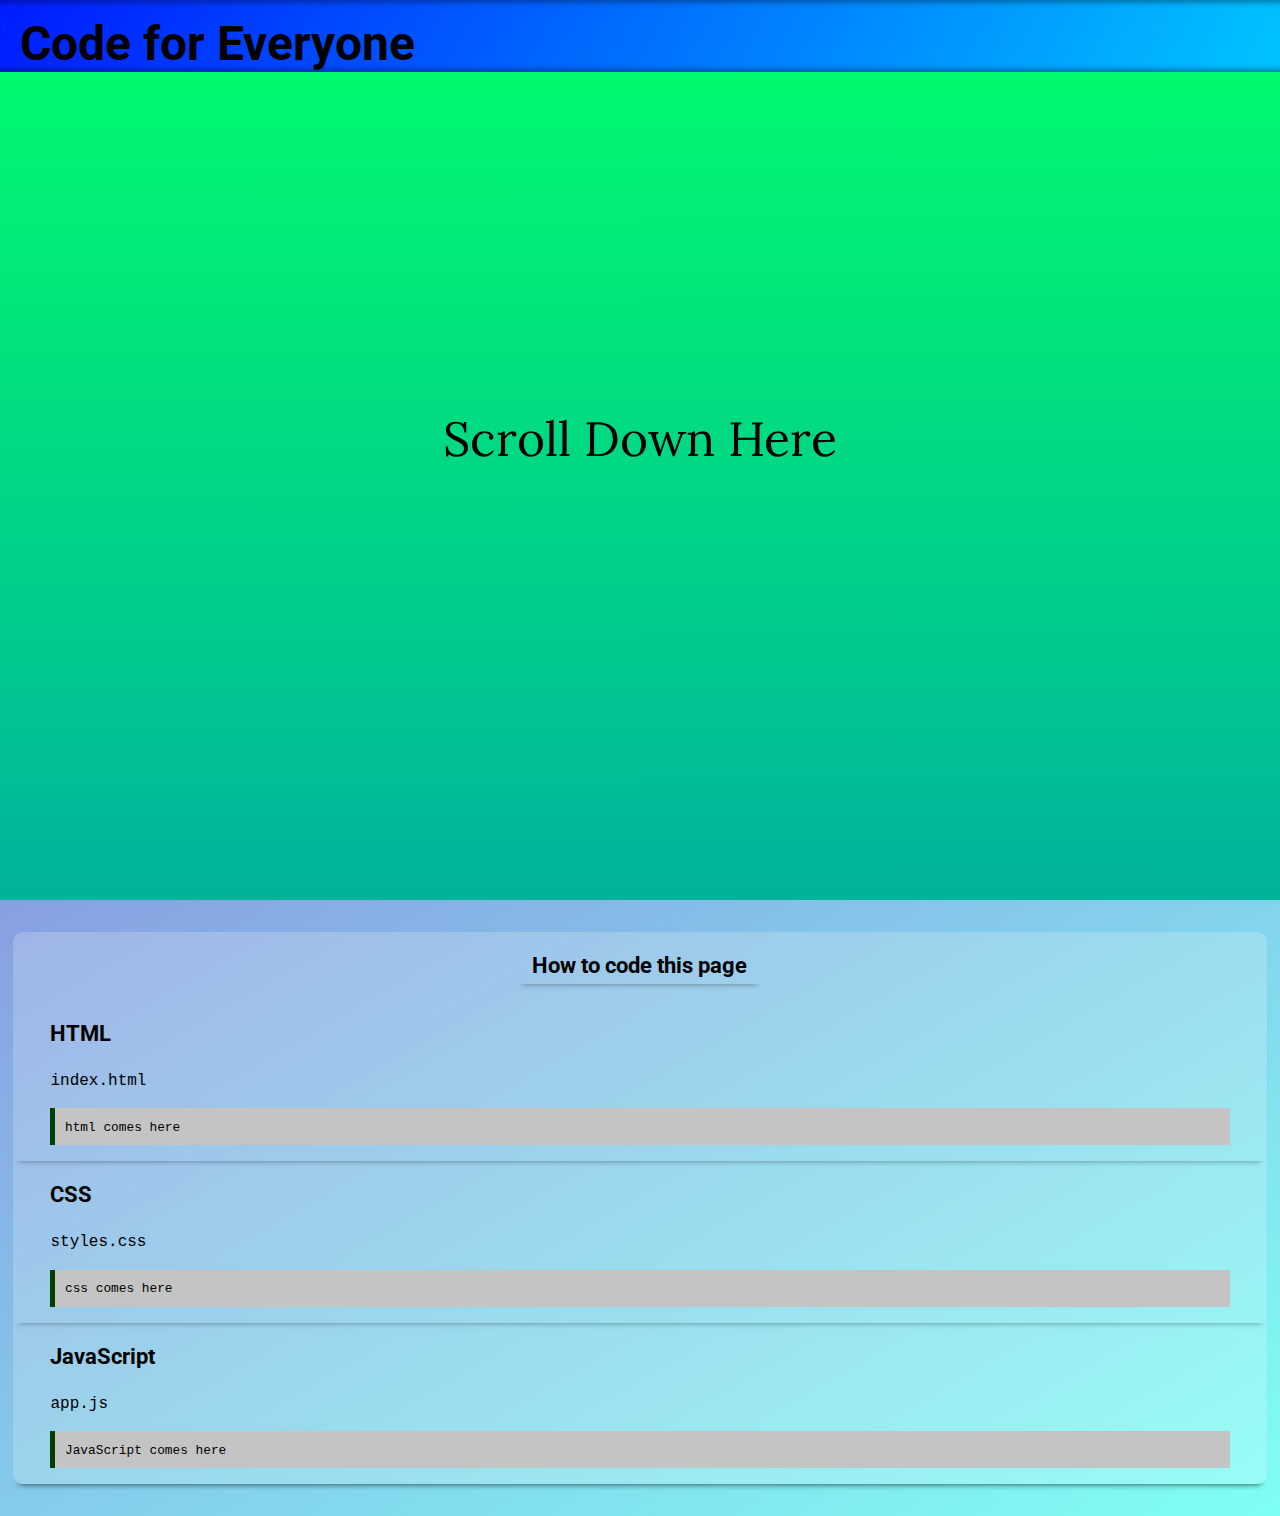
<file: portfolio/javascript/counter-momentum-scroll/index.html>
<!DOCTYPE html>
<html lang="en">
    <head>
        <meta charset="utf-8">
        <meta name="viewport" content="width=device-width, initial-scale=1.0">
        <meta description="Portfolio: Momentum scroll with counter direction coded by bare JavaScript">
        <title>Counter Momentum Scroll</title>
        <link rel="stylesheet" href="styles.css">
        <link rel="stylesheet" href="../../../CSS/design.css">
        <link rel="preconnect" href="https://fonts.gstatic.com">
        <link href="https://fonts.googleapis.com/css2?family=Cousine&family=Lora&family=Noto+Sans+JP&family=Noto+Serif+JP&family=Roboto&display=swap" rel="stylesheet">
    </head>
    <body>
        <div class="header-container">
            <header class="page-header">
                <h1>Code for Everyone</h1>            
            </header>
            <div class="scroll-area scroll-area-left">
                <div class="hero-gradient"></div>
            </div>
            <div class="scroll-area scroll-area-right">
                <div class="hero-gradient"></div>
            </div>
            <div class="hero-text">
                <p>Scroll Down Here</p>
            </div>
        </div>
        <div class="page-container">
            <main class="page-main">
                <h2 class="visuallyhidden">content</h2>
                <section class="section">
                    <header class="section-header">
                        <h3>How to code this page</h3>
                    </header>
                    <article class="article">
                        <h4>HTML</h4>
                        <p><code>index.html</code></p>
                        <pre class="code-viewer">
                            <code>
                                html comes here
                            </code>
                        </pre>
                    </article>
                    <article class="article">
                        <h4>CSS</h4>
                        <p><code>styles.css</code></p>
                        <pre class="code-viewer">
                            <code>
                                css comes here
                            </code>
                        </pre>
                    </article>
                    <article class="article">
                        <h4>JavaScript</h4>
                        <p><code>app.js</code></p>
                        <pre class="code-viewer">
                            <code>
                                JavaScript comes here
                            </code>
                        </pre>
                    </article>
                </section>
            </main>
        </div>
        <script src='app.js'></script>
        <script src="../../../JS/codeStyle.js"></script>
    </body>
</html>
</file>
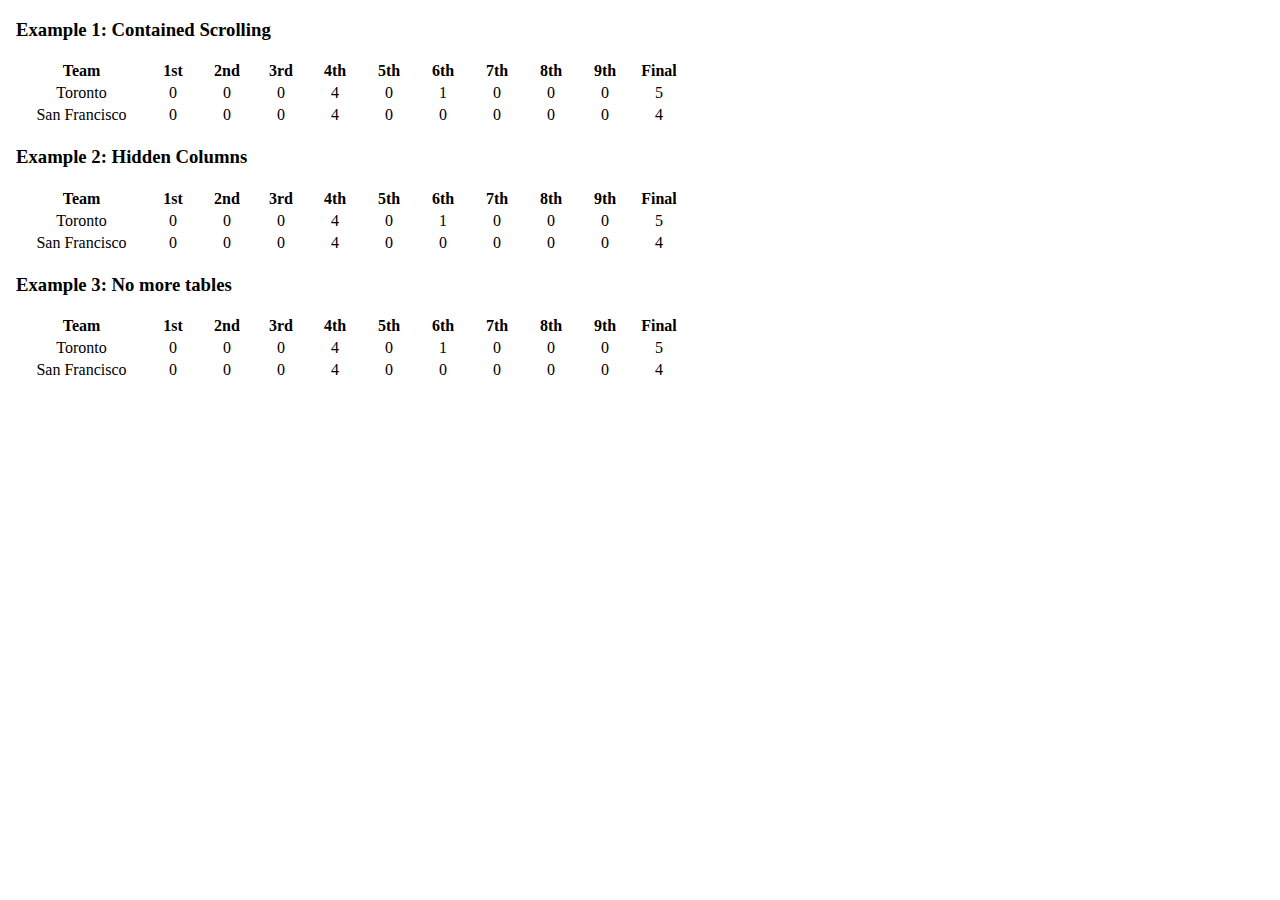
<file: portfolio/responsive/table/index.html>
<!doctype html>
<html lang="en">
    <head>
        <meta charset="utf-8">
        <meta name="viewport" content="width=device-width, initial-scale=1">
        <meta http-equiv="X-UA-Compatible" content="IE=edge">
        <title>resposive Table</title>
        <link href="https://fonts.googleapis.com/css?family=Roboto:300,400,500" rel="stylesheet" type="text/css">
        <link rel="stylesheet" type="text/css" href="main.css">
        <link rel="stylesheet" type="text/css" href="responsive.css">
    </head>
    <body>
        <!-- Example 1: Contained Scrolling -->
        <h3>Example 1: Contained Scrolling</h3>
        <div class="contained__table">
            <table>
                <thead>
                    <th>Team</th>
                    <th class="inning">1st</th>
                    <th class="inning">2nd</th>
                    <th class="inning">3rd</th>
                    <th class="inning">4th</th>
                    <th class="inning">5th</th>
                    <th class="inning">6th</th>
                    <th class="inning">7th</th>
                    <th class="inning">8th</th>
                    <th class="inning">9th</th>
                    <th>Final</th>
                </thead>
                <tr>
                    <td>
                        <span class="shortName">TOR</span>
                        <span class="longName">Toronto</span>
                    </td>
                    <td class="inning">0</td>
                    <td class="inning">0</td>
                    <td class="inning">0</td>
                    <td class="inning">4</td>
                    <td class="inning">0</td>
                    <td class="inning">1</td>
                    <td class="inning">0</td>
                    <td class="inning">0</td>
                    <td class="inning">0</td>
                    <td class="final">5</td>
                </tr>
                <tr>
                    <td>
                        <span class="shortName">SF</span>
                        <span class="longName">San Francisco</span>
                    </td>
                    <td class="inning">0</td>
                    <td class="inning">0</td>
                    <td class="inning">0</td>
                    <td class="inning">4</td>
                    <td class="inning">0</td>
                    <td class="inning">0</td>
                    <td class="inning">0</td>
                    <td class="inning">0</td>
                    <td class="inning">0</td>
                    <td class="final">4</td>
                </tr>
            </table>
        </div>

        <!-- Example 2: Hidden Columns -->
        <h3>Example 2: Hidden Columns</h3>
        <div class="hidden__columns">
            <table>
                <thead>
                    <th>Team</th>
                    <th class="inning">1st</th>
                    <th class="inning">2nd</th>
                    <th class="inning">3rd</th>
                    <th class="inning">4th</th>
                    <th class="inning">5th</th>
                    <th class="inning">6th</th>
                    <th class="inning">7th</th>
                    <th class="inning">8th</th>
                    <th class="inning">9th</th>
                    <th>Final</th>
                </thead>
                <tr>
                    <td>
                        <span class="shortName">TOR</span>
                        <span class="longName">Toronto</span>
                    </td>
                    <td class="inning">0</td>
                    <td class="inning">0</td>
                    <td class="inning">0</td>
                    <td class="inning">4</td>
                    <td class="inning">0</td>
                    <td class="inning">1</td>
                    <td class="inning">0</td>
                    <td class="inning">0</td>
                    <td class="inning">0</td>
                    <td class="final">5</td>
                </tr>
                <tr>
                    <td>
                        <span class="shortName">SF</span>
                        <span class="longName">San Francisco</span>
                    </td>
                    <td class="inning">0</td>
                    <td class="inning">0</td>
                    <td class="inning">0</td>
                    <td class="inning">4</td>
                    <td class="inning">0</td>
                    <td class="inning">0</td>
                    <td class="inning">0</td>
                    <td class="inning">0</td>
                    <td class="inning">0</td>
                    <td class="final">4</td>
                </tr>
            </table>
        </div>

        <!-- Example 3: No more tables -->
        <h3>Example 3: No more tables</h3>
        <div class="no__more__tables">
            <table>
                <thead>
                    <th>Team</th>
                    <th class="inning">1st</th>
                    <th class="inning">2nd</th>
                    <th class="inning">3rd</th>
                    <th class="inning">4th</th>
                    <th class="inning">5th</th>
                    <th class="inning">6th</th>
                    <th class="inning">7th</th>
                    <th class="inning">8th</th>
                    <th class="inning">9th</th>
                    <th>Final</th>
                </thead>
                <tbody>
                    <tr>
                        <td data-th="Team">Toronto</td>
                        <td data-th="1st">0</td>
                        <td data-th="2nd">0</td>
                        <td data-th="3rd">0</td>
                        <td data-th="4th">4</td>
                        <td data-th="5th">0</td>
                        <td data-th="6th">1</td>
                        <td data-th="7th">0</td>
                        <td data-th="8th">0</td>
                        <td data-th="9th">0</td>
                        <td data-th="final">5</td>
                    </tr>
                    <tr>
                        <td data-th="Team">San Francisco</td>
                        <td data-th="1st">0</td>
                        <td data-th="2nd">0</td>
                        <td data-th="3rd">0</td>
                        <td data-th="4th">4</td>
                        <td data-th="5th">0</td>
                        <td data-th="6th">0</td>
                        <td data-th="7th">0</td>
                        <td data-th="8th">0</td>
                        <td data-th="9th">0</td>
                        <td data-th="final">4</td>
                    </tr>
                </tbody>
            </table>
        </div>
    </body>
</html>
</file>
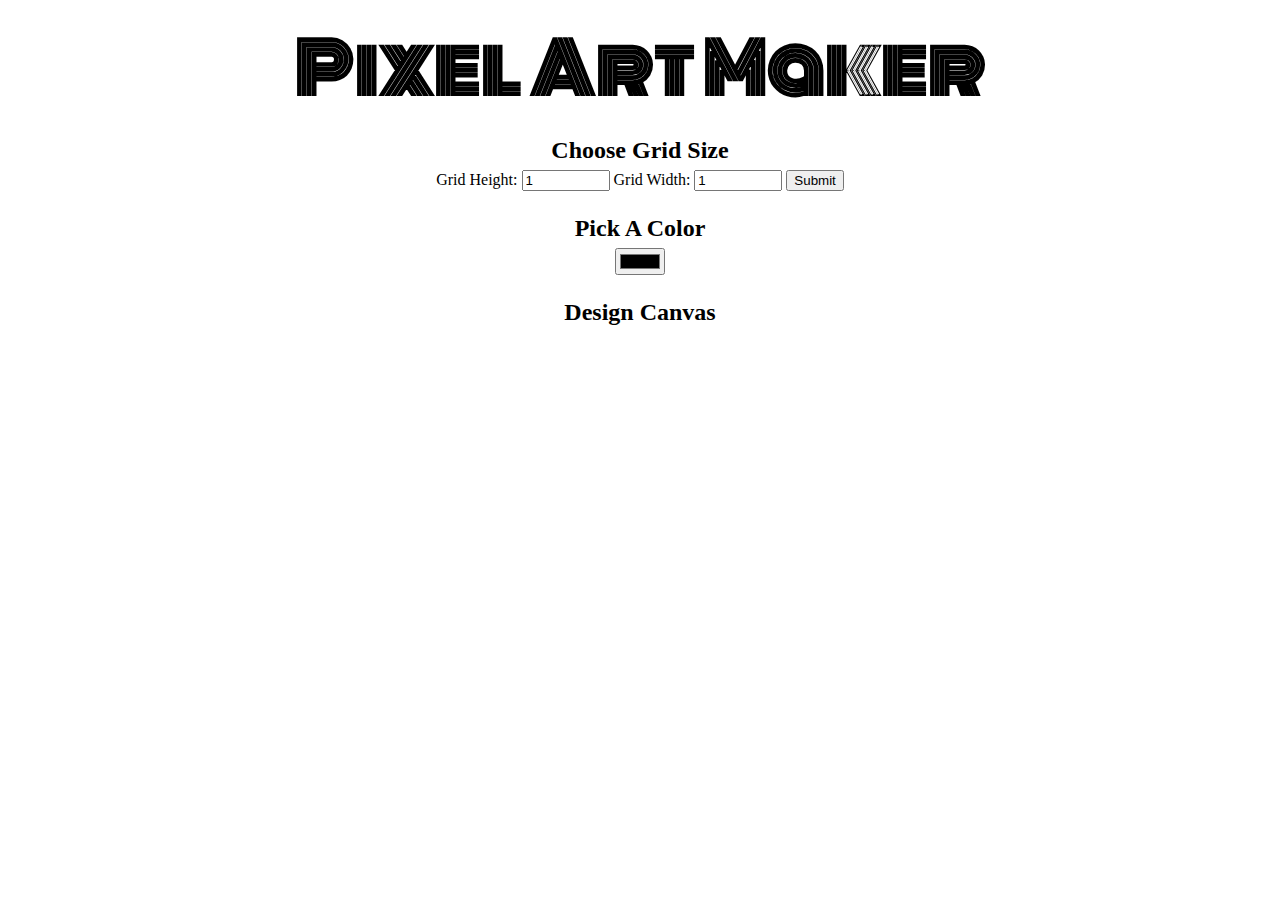
<file: portfolio/webapp/project-pixel-art-maker/index.html>
<!DOCTYPE html>
<html>
<head>
    <title>Pixel Art Maker!</title>
    <link rel="stylesheet" href="https://fonts.googleapis.com/css?family=Monoton">
    <link rel="stylesheet" href="styles.css">
</head>
<body>
    <h1>Pixel Art Maker</h1>

    <h2>Choose Grid Size</h2>
    <form id="sizePicker">
        Grid Height:
        <input type="number" id="inputHeight" name="height" min="1" value="1">
        Grid Width:
        <input type="number" id="inputWidth" name="width" min="1" value="1">
        <input type="submit">
    </form>

    <h2>Pick A Color</h2>
    <input type="color" id="colorPicker">

    <h2>Design Canvas</h2>
    <table id="pixelCanvas"></table>

    <script src="designs.js"></script>
</body>
</html>
</file>
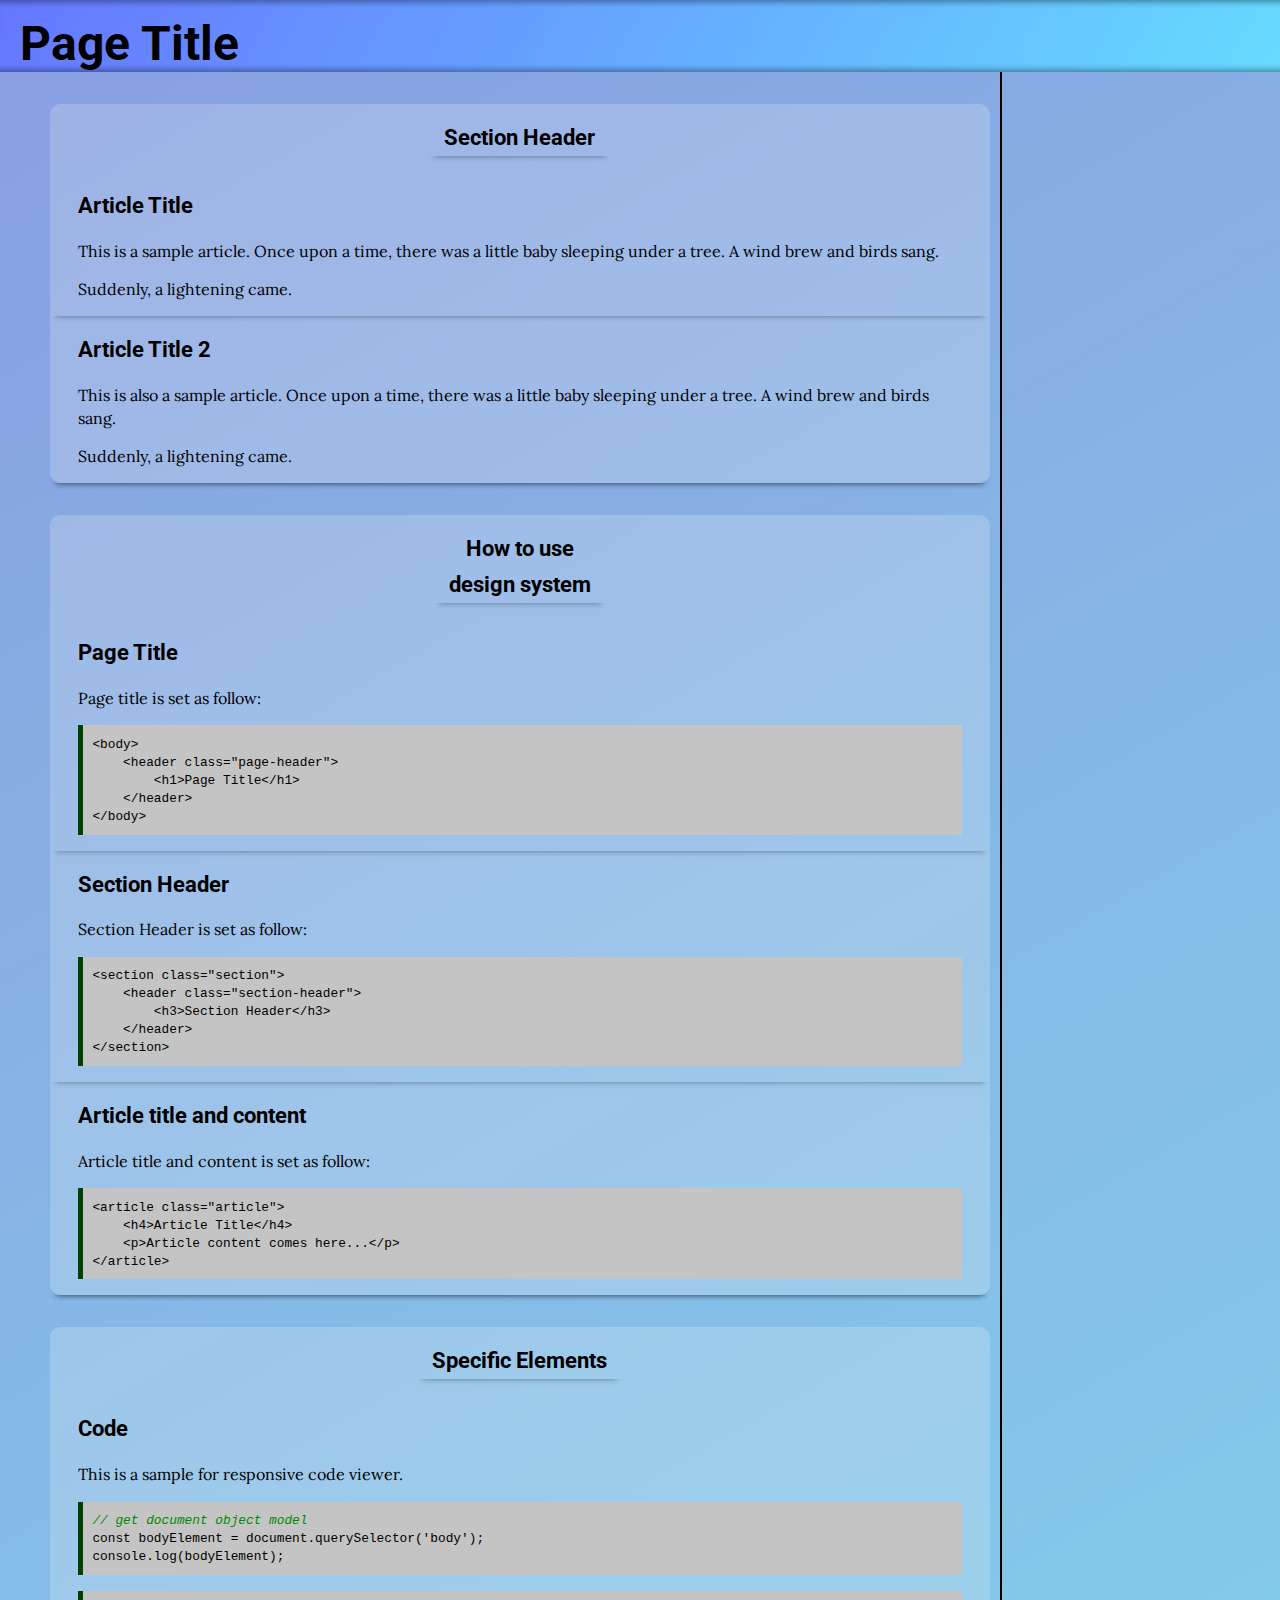
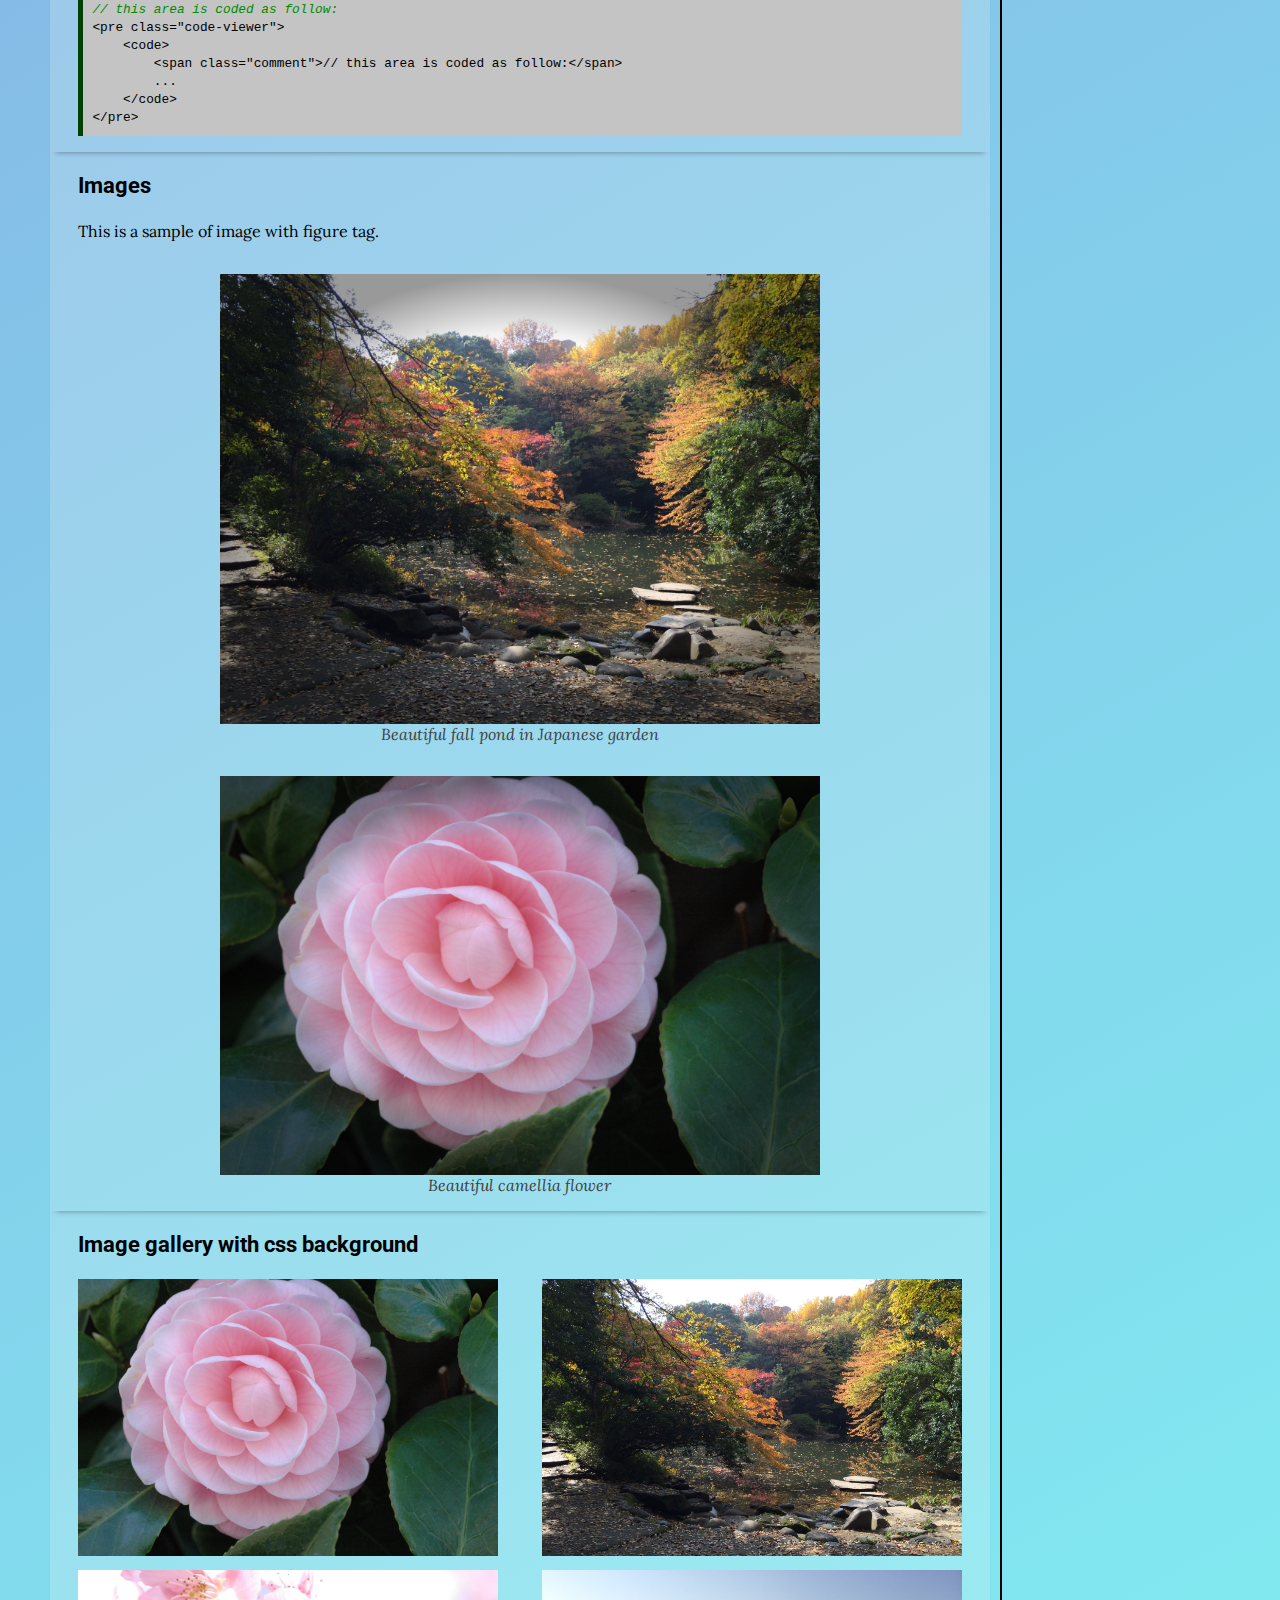
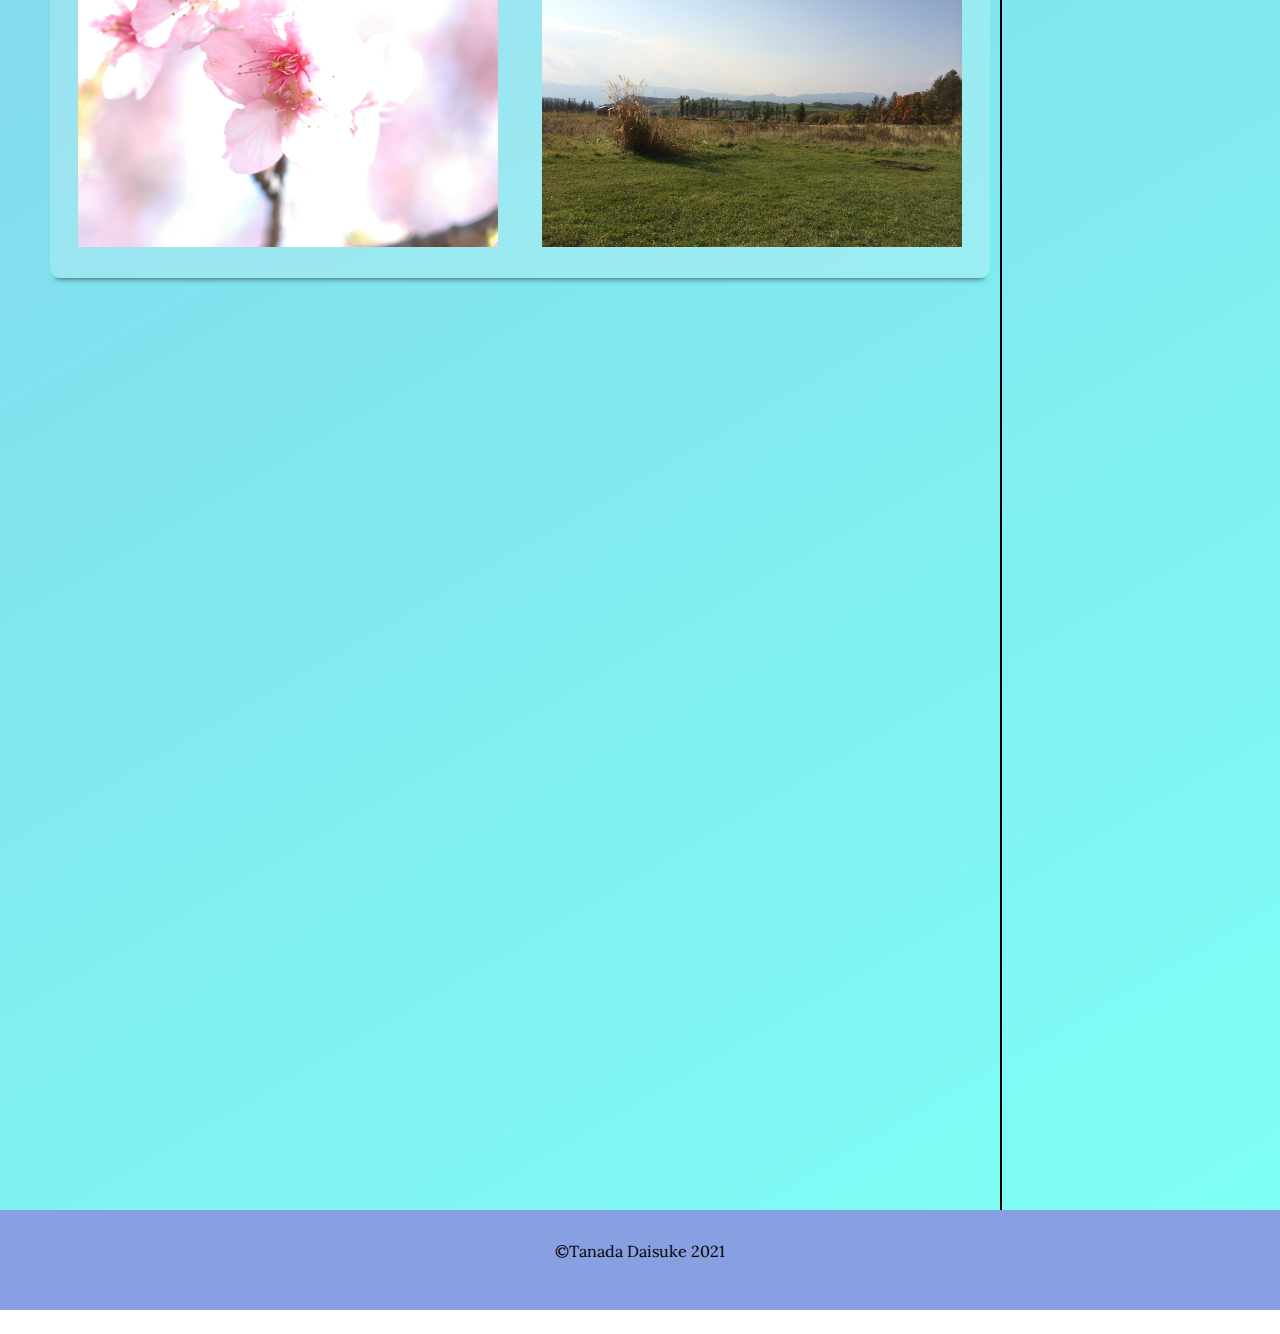
<file: design/design-system.html>
<!DOCTYPE html>
<html lang="en">
    <head>
        <meta charset="utf-8">
        <meta name="viewport" content="width=device-width, initial-scale=1.0">
        <title>Design System on Code For Everyone</title>
        <meta description="A Design System is a set of rules to create consistent website. The Design system used throughout this page is demonstrated here.">
        <link rel="preconnect" href="https://fonts.gstatic.com">
        <link href="https://fonts.googleapis.com/css2?family=Cousine&family=Lora&family=Noto+Sans+JP&family=Noto+Serif+JP&family=Roboto&display=swap" rel="stylesheet">
        <link rel="stylesheet" href="../CSS/styles.css">
    </head>
    <body>
        <header class="page-header">
            <h1>Page Title</h1>
        </header>
        <div class="page-container">

            <main class="page-main">
            
                <h2 class="visuallyhidden">content</h2>

                <!-- Section sample -->
                <section class="section">
                    
                    <header class="section-header">
                        <h3>Section Header</h3>
                    </header>
                    
                    <article class="article">
                        <h4>Article Title</h4>
                        <p>This is a sample article. Once upon a time, there was a little baby sleeping under a tree. A wind brew and birds sang.</p>
                        <p>Suddenly, a lightening came.</p>
                    </article>

                    <article class="article">
                        <h4>Article Title 2</h4>
                        <p>This is also a sample article. Once upon a time, there was a little baby sleeping under a tree. A wind brew and birds sang.</p>
                        <p>Suddenly, a lightening came.</p>
                    </article>

                </section>

                <!-- How to use this design system -->
                <section class="section">

                    <header class="section-header">
                        <h3>How to use<br>design system</h3>
                    </header>

                    <article class="article">
                        <h4>Page Title</h4>
                        <p>Page title is set as follow:</p>
                        <pre class="code-viewer">
                            <code>
                                &lt;body&gt;
                                    &lt;header class="page-header"&gt;
                                        &lt;h1&gt;Page Title&lt;/h1&gt;
                                    &lt;/header&gt;
                                &lt;/body&gt;
                            </code>
                        </pre>
                    </article>

                    <article class="article">
                        <h4>Section Header</h4>
                        <p>Section Header is set as follow:</p>
                        <pre class="code-viewer">
                            <code>
                                &lt;section class="section"&gt;
                                    &lt;header class="section-header"&gt;
                                        &lt;h3&gt;Section Header&lt;/h3&gt;
                                    &lt;/header&gt;
                                &lt;/section&gt;
                            </code>
                        </pre>
                    </article>

                    <article class="article">
                        <h4>Article title and content</h4>
                        <p>Article title and content is set as follow:</p>
                        <pre class="code-viewer">
                            <code>
                                &lt;article class="article"&gt;
                                    &lt;h4&gt;Article Title&lt;/h4&gt;
                                    &lt;p&gt;Article content comes here...&lt;/p&gt;
                                &lt;/article&gt;
                            </code>
                        </pre>
                    </article>

                </section>

                <!-- Specific Elements -->
                <section class="section">
                    
                    <header class="section-header">
                        <h3>Specific Elements</h3>
                    </header>
                    
                    <article class="article">
                        <h4>Code</h4>
                        <p>This is a sample for responsive code viewer.</p>
                        <pre class="code-viewer">
                            <code>
                                <span class="comment">// get document object model</span>
                                const bodyElement = document.querySelector('body');
                                console.log(bodyElement);
                            </code>
                        </pre>
                        <pre class="code-viewer">
                            <code>
                                <span class="comment">// this area is coded as follow:</span>
                                &lt;pre class="code-viewer"&gt;
                                    &lt;code&gt;
                                        &lt;span class="comment"&gt;// this area is coded as follow:&lt;/span&gt;
                                        ...
                                    &lt;/code&gt;
                                &lt;/pre&gt;
                            </code>
                        </pre>
                    </article>

                    <article class="article">
                        <h4>Images</h4>
                        <p>This is a sample of image with figure tag.</p>
                        <figure>
                            <div class="image-container">
                                <img src="../img/fall-pond.jpg" alt="fall pond" class="image">
                                <span class="shadow"></span>
                            </div>
                            <figcaption>Beautiful fall pond in Japanese garden</figcaption>
                        </figure>

                        <figure>
                            <div class="image-container">
                                <img src="../img/camellia.jpg" alt="camellia flower" class="image">
                                <span class="shadow"></span>
                            </div>
                            <figcaption>Beautiful camellia flower</figcaption>
                        </figure>

                    </article>

                    <article class="article">
                        <h4>Image gallery with css background</h4>
                        <figure class="image-gallery-container">
                            <div id="photo-gallery-one" class="photo-box"></div>
                            <div id="photo-gallery-two" class="photo-box"></div>
                            <div id="photo-gallery-three" class="photo-box"></div>
                            <div id="photo-gallery-four" class="photo-box"></div>
                        </figure>
                    </article>

                </section>

                <div style="width: 100%; height: 100vh;"></div>
            </main>
            
            <aside class="page-aside">

            </aside>
        </div>
        <footer class="page-footer">
            <p>&copy;Tanada Daisuke 2021</p>
        </footer>
        <script src="../JS/codeStyle.js"></script>
    </body>
</html>
</file>
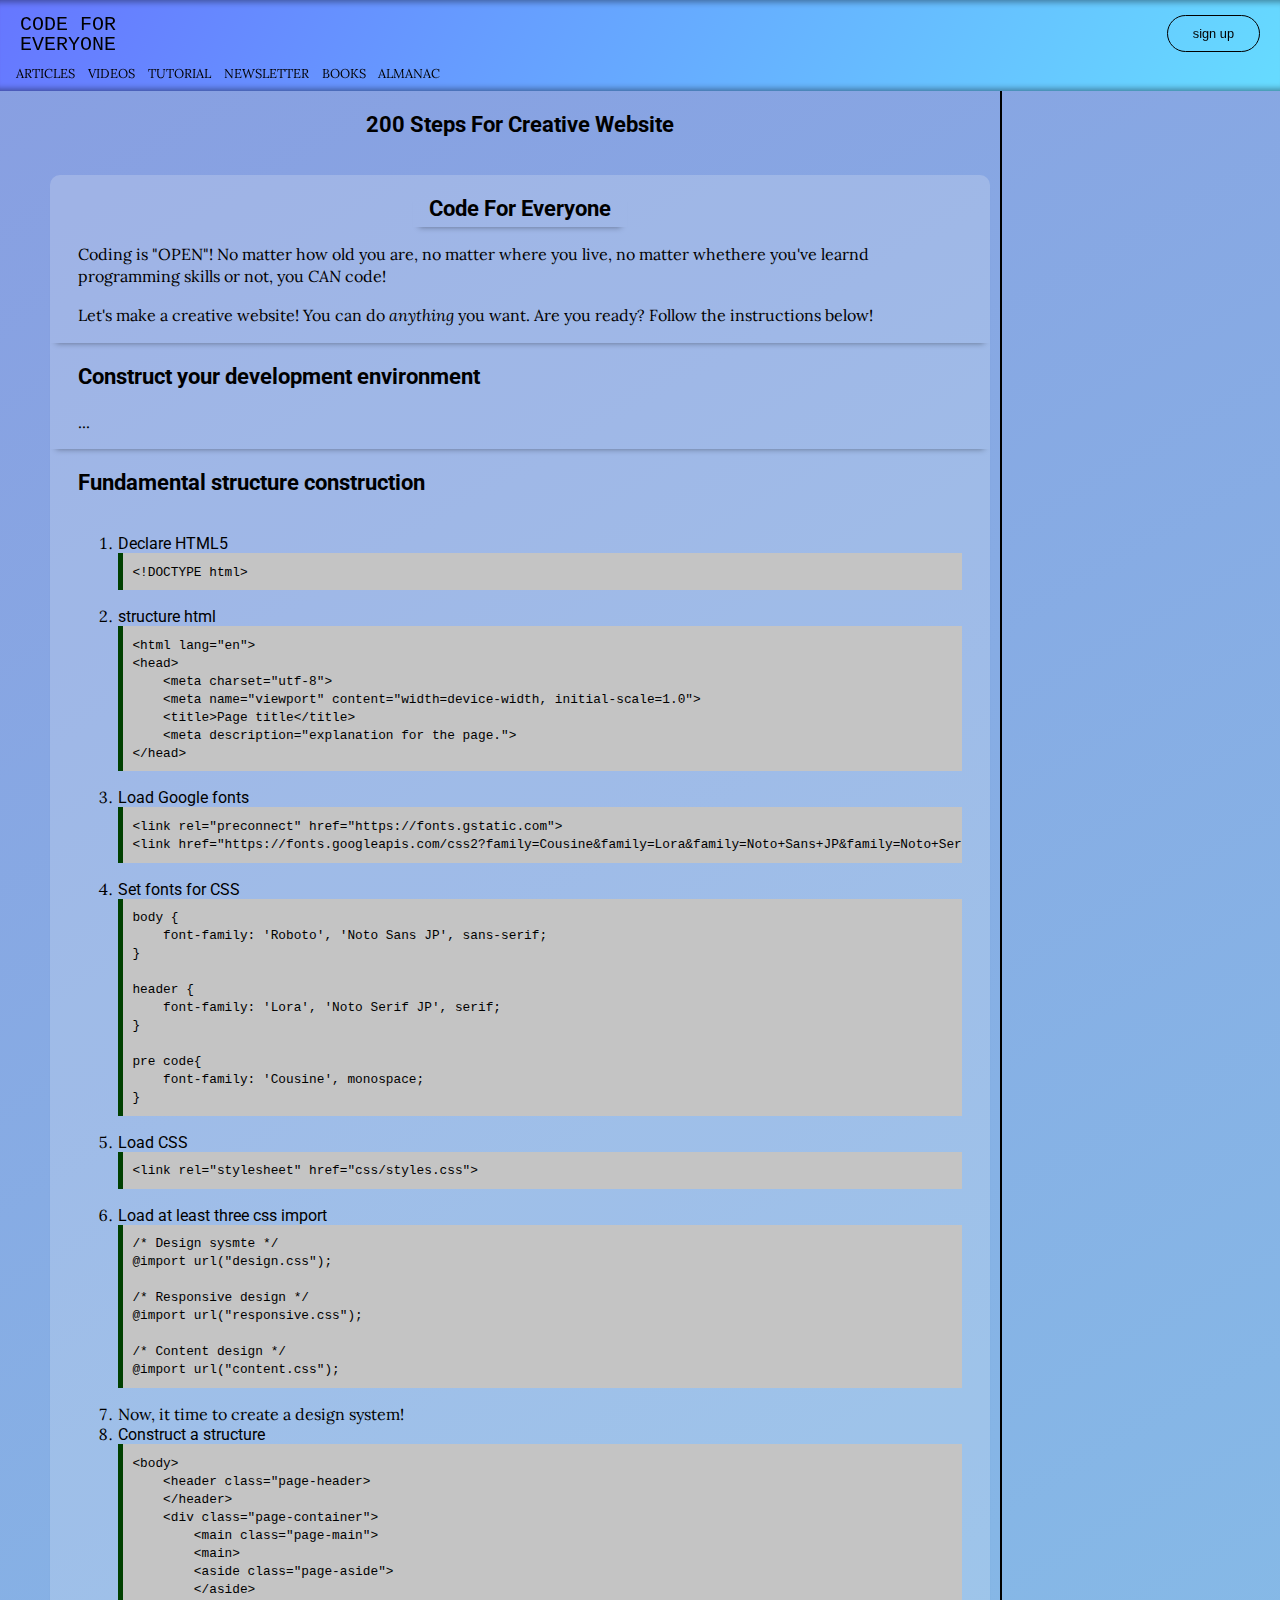
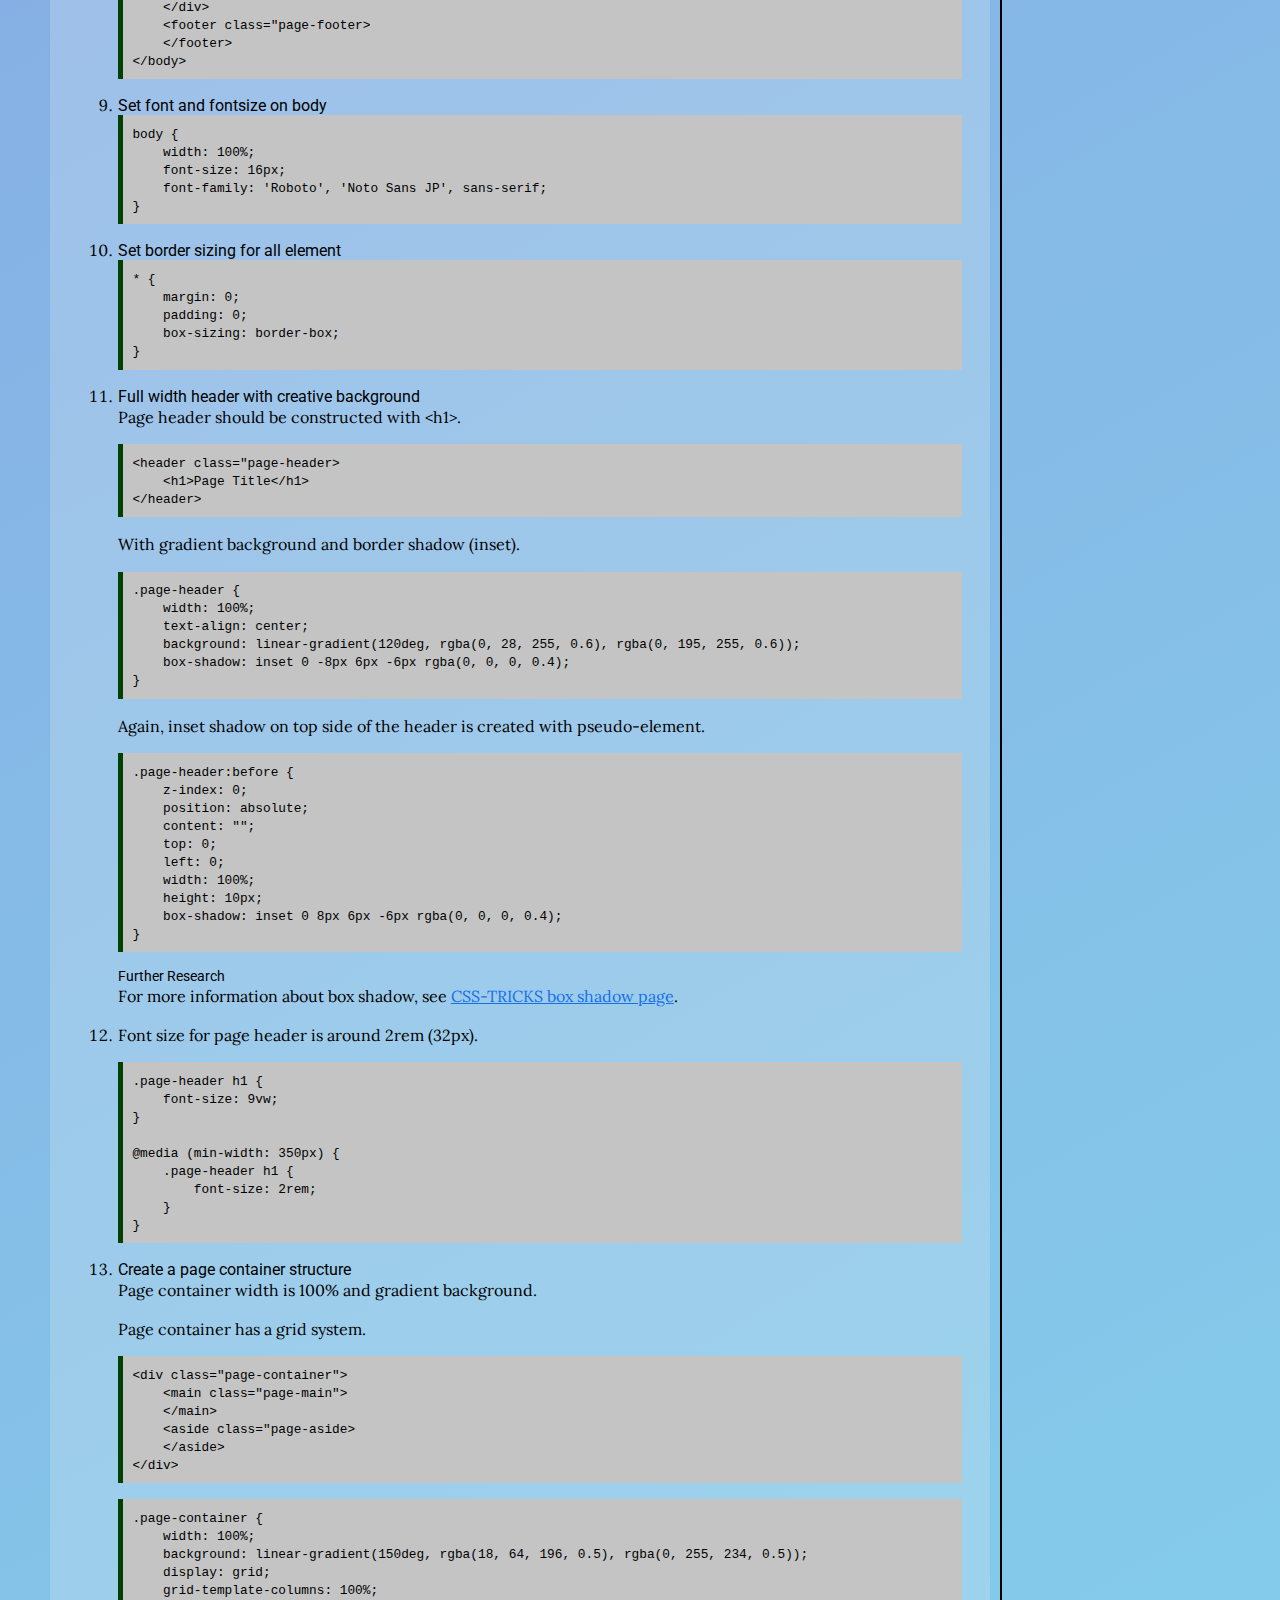
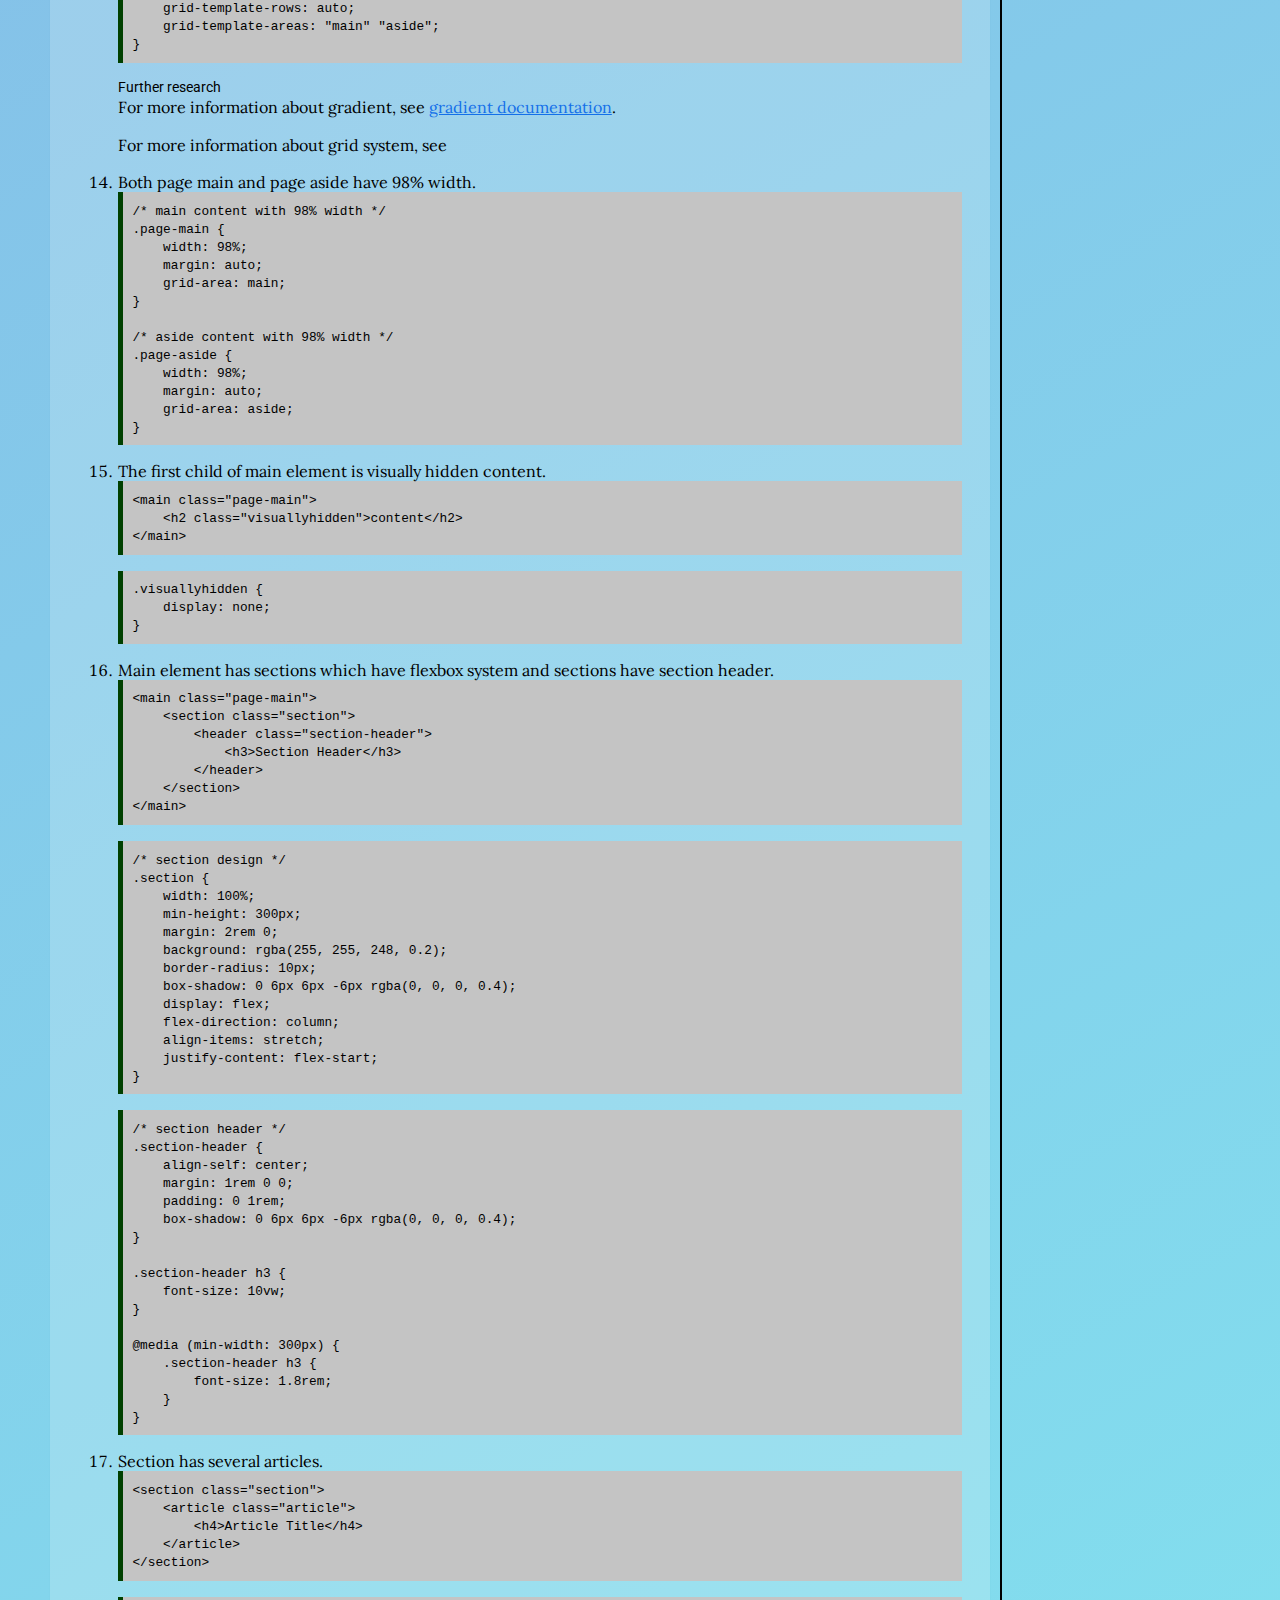
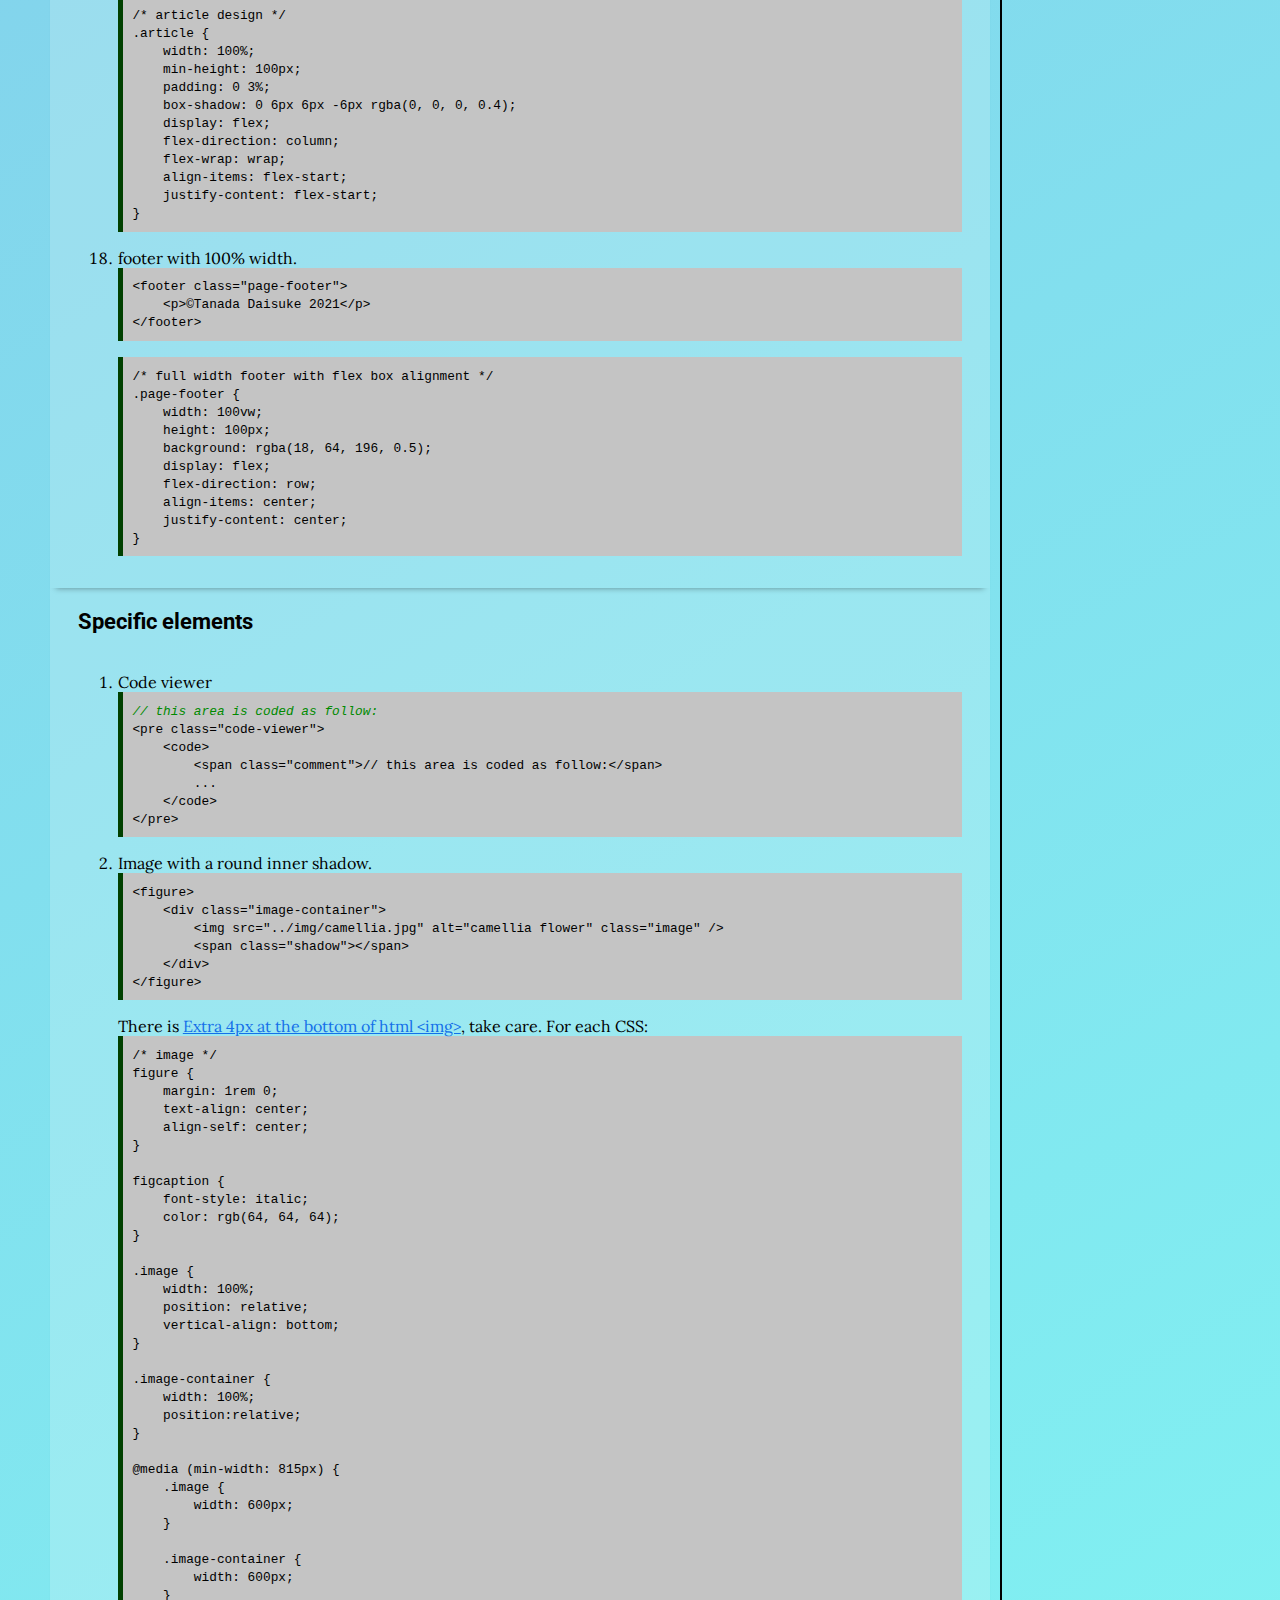
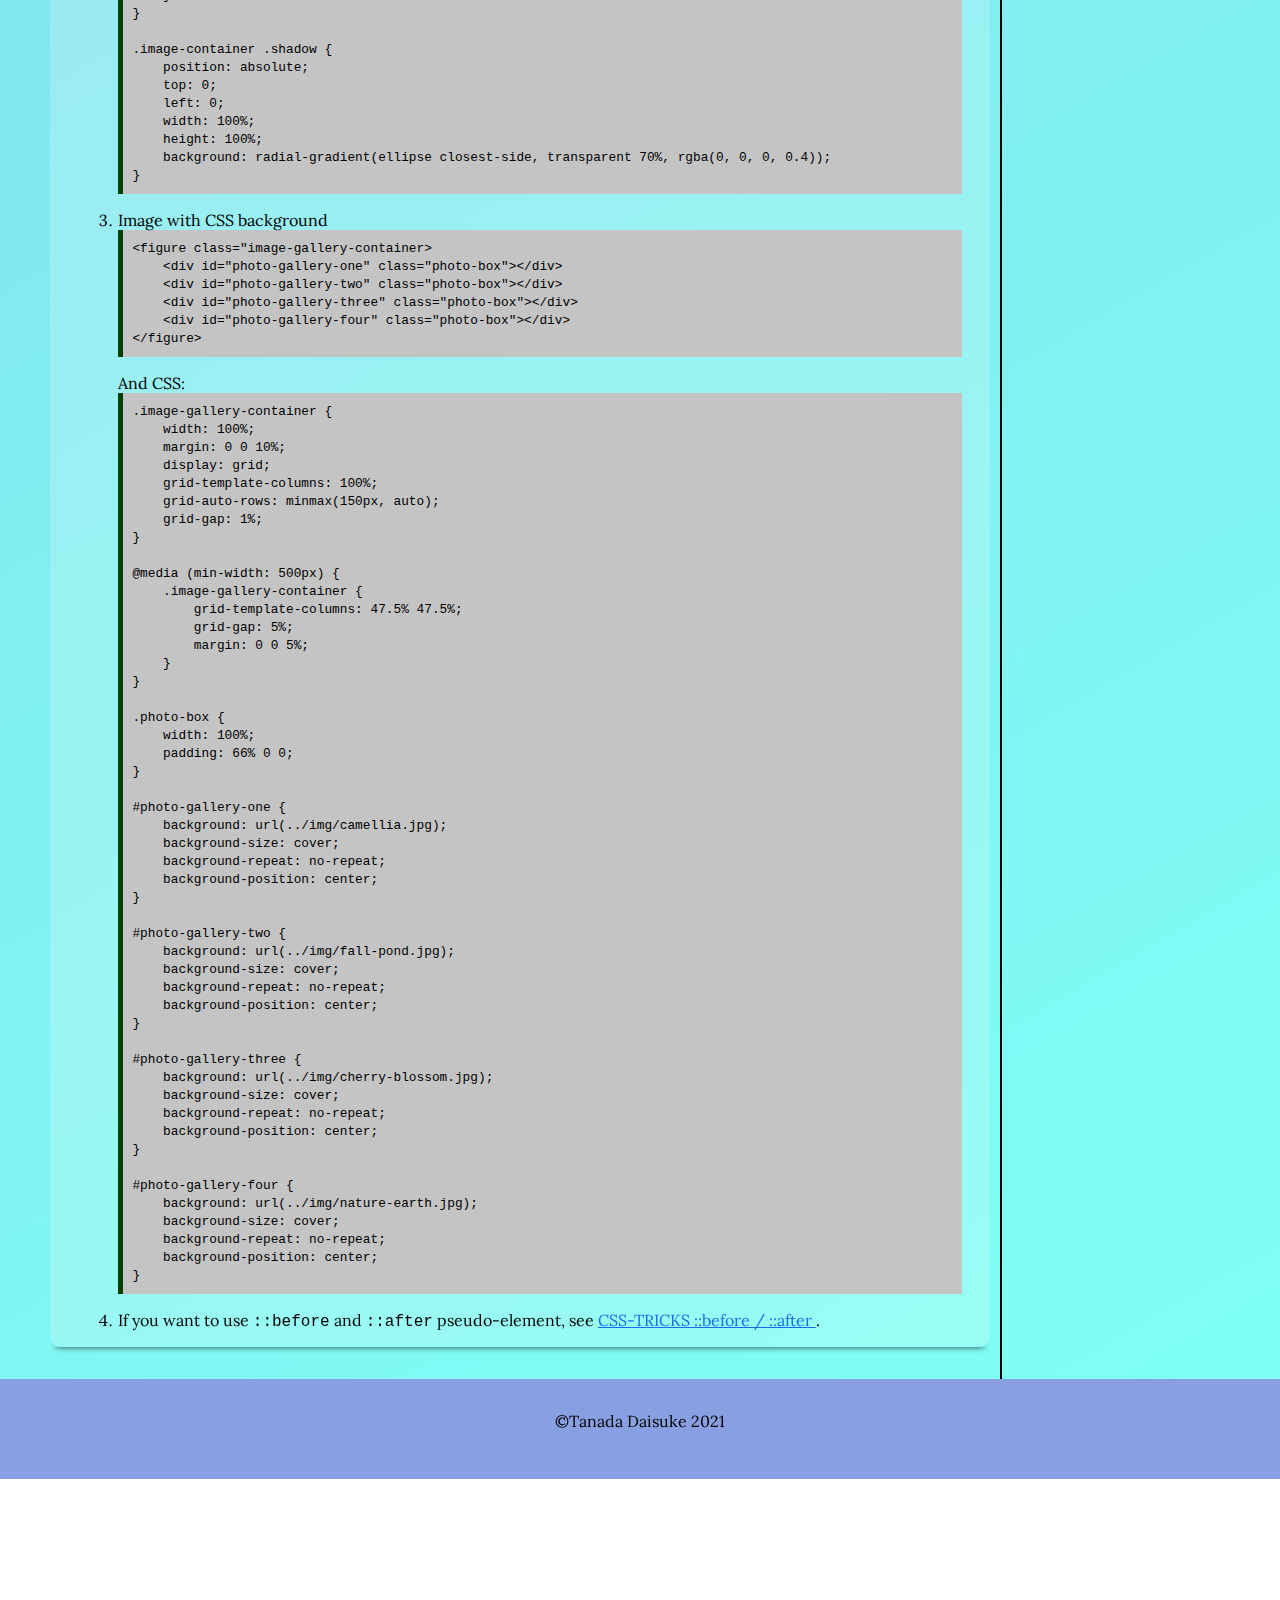
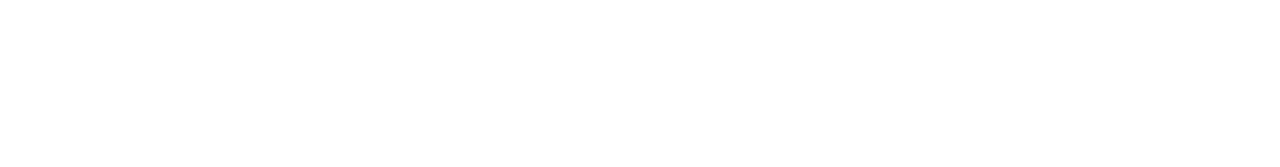
<file: learning/200-steps-for-creative-website.html>
<!DOCTYPE html>
<html lang="en">
    <head>
        <meta charset="utf-8">
        <meta name="viewport" content="width=device-width, initial-scale=1.0">
        <title>200 Steps For Creative Website</title>
        <meta description="Handwritten note for making creative website" >
        <link rel="stylesheet" href="../CSS/styles.css">
        <link rel="preconnect" href="https://fonts.gstatic.com">
        <link href="https://fonts.googleapis.com/css2?family=Cousine&family=Lora&family=Noto+Sans+JP&family=Noto+Serif+JP&family=Roboto&display=swap" rel="stylesheet">
    </head>
    <body>
        <header class="page-header">
            <div class="logo">
                <p>CODE FOR<br>EVERYONE</p>
                <a href=""><span></span></a>
            </div>
            <nav class="main-nav">
                <ul>
                    <li><a href="">articles</a></li>
                    <li><a href="">videos</a></li>
                    <li><a href="">tutorial</a></li>
                    <li><a href="">newsletter</a></li>
                    <li><a href="">books</a></li>
                    <li><a href="">almanac</a></li>
                </ul>
            </nav>
            <button type="button" class="sign-up">sign up</button>
        </header>
        <div class="page-container">
            <main class="page-main">

                <header class="main-header">
                    <h1>200 Steps For Creative Website</h1>
                </header>

                <h2 class="visuallyhidden">content</h2>

                <section class="section">
                    
                    <header class="section-header">
                        <h3>Code For Everyone</h3>
                    </header>

                    <article class="article">
                        <p>Coding is "OPEN"! No matter how old you are, no matter where you live, no matter whethere you've learnd programming skills or not, you <em>CAN</em> code! </p>
                        <p>Let's make a creative website! You can do <em>anything</em> you want. Are you ready? Follow the instructions below!</p>
                    </article>

                    <article class="article">
                        <h4>Construct your development environment</h4>
                        <p>...</p>
                    </article>
                    <article class="article">
                        <h4>Fundamental structure construction</h4>
                        <ol>
                            <li>
                                <h5>Declare HTML5</h5>
                                <pre class="code-viewer">
                                    <code>
                                        &lt;!DOCTYPE html&gt;
                                    </code>
                                </pre>
                            </li>
                            <li>
                                <h5>structure html</h5>
                                <pre class="code-viewer">
                                    <code>
                                        &lt;html lang="en"&gt;
                                        &lt;head&gt;
                                            &lt;meta charset="utf-8"&gt;
                                            &lt;meta name="viewport" content="width=device-width, initial-scale=1.0"&gt;
                                            &lt;title&gt;Page title&lt;/title&gt;
                                            &lt;meta description="explanation for the page."&gt;
                                        &lt;/head&gt;
                                    </code>
                                </pre>
                            </li>
                            <li>
                                <h5>Load Google fonts</h5>
                                <pre class="code-viewer">
                                    <code>
                                        &lt;link rel="preconnect" href="https://fonts.gstatic.com"&gt;
                                        &lt;link href="https://fonts.googleapis.com/css2?family=Cousine&family=Lora&family=Noto+Sans+JP&family=Noto+Serif+JP&family=Roboto&display=swap" rel="stylesheet"&gt;
                                    </code>
                                </pre>
                            </li>
                            <li>
                                <h5>Set fonts for CSS</h5>
                                <pre class="code-viewer">
                                    <code>
                                        body {
                                            font-family: 'Roboto', 'Noto Sans JP', sans-serif;
                                        }
                                        
                                        header {
                                            font-family: 'Lora', 'Noto Serif JP', serif;
                                        }
                
                                        pre code{
                                            font-family: 'Cousine', monospace;
                                        }
                                    </code>
                                </pre>
                            </li>
                            <li>
                                <h5>Load CSS</h5>
                                <pre class="code-viewer">
                                    <code>
                                        &lt;link rel="stylesheet" href="css/styles.css"&gt;
                                    </code>
                                </pre>
                            </li>
                            <li>
                                <h5>Load at least three css import</h5>
                                <pre class="code-viewer">
                                    <code>
                                        /* Design sysmte */
                                        @import url("design.css");
                
                                        /* Responsive design */
                                        @import url("responsive.css");
                
                                        /* Content design */
                                        @import url("content.css");
                                    </code>
                                </pre>
                            </li>
                            <li>Now, it time to create a design system!</li>
                            <li>
                                <h5>Construct a structure</h5>
                                <pre class="code-viewer">
                                    <code>
                                        &lt;body&gt;
                                            &lt;header class="page-header&gt;
                                            &lt;/header&gt;
                                            &lt;div class="page-container"&gt;
                                                &lt;main class="page-main"&gt;
                                                &lt;main&gt;
                                                &lt;aside class="page-aside"&gt;
                                                &lt;/aside&gt;
                                            &lt;/div&gt;
                                            &lt;footer class="page-footer&gt;
                                            &lt;/footer&gt;
                                        &lt;/body&gt;
                                    </code>
                                </pre>
                            </li>
                            <li>
                                <h5>Set font and fontsize on body</h5>
                                <pre class="code-viewer">
                                    <code>
                                        body {
                                            width: 100%;
                                            font-size: 16px;
                                            font-family: 'Roboto', 'Noto Sans JP', sans-serif;
                                        }                        
                                    </code>
                                </pre>
                            </li>
                            <li>
                                <h5>Set border sizing for all element</h5>
                                <pre class="code-viewer">
                                    <code>
                                        * {
                                            margin: 0;
                                            padding: 0;
                                            box-sizing: border-box;
                                        }                        
                                    </code>
                                </pre>
                            </li>
                            <li>
                                <h5>Full width header with creative background</h5>
                                <p>Page header should be constructed with &lt;h1&gt;.</p>
                                <pre class="code-viewer">
                                    <code>
                                        &lt;header class="page-header&gt;
                                            &lt;h1&gt;Page Title&lt;/h1&gt;
                                        &lt;/header&gt;
                                    </code>
                                </pre>
                                <p>With gradient background and border shadow (inset).</p>
                                <pre class="code-viewer">
                                    <code>
                                        .page-header {
                                            width: 100%;
                                            text-align: center;
                                            background: linear-gradient(120deg, rgba(0, 28, 255, 0.6), rgba(0, 195, 255, 0.6));
                                            box-shadow: inset 0 -8px 6px -6px rgba(0, 0, 0, 0.4);
                                        }                        
                                    </code>
                                </pre>
                                <p>Again, inset shadow on top side of the header is created with pseudo-element.</p>
                                <pre class="code-viewer">
                                    <code>
                                        .page-header:before {
                                            z-index: 0;
                                            position: absolute;
                                            content: "";
                                            top: 0;
                                            left: 0;
                                            width: 100%;
                                            height: 10px;
                                            box-shadow: inset 0 8px 6px -6px rgba(0, 0, 0, 0.4);
                                        }                        
                                    </code>
                                </pre>
                                <h6>Further Research</h6>
                                <p>For more information about box shadow, see <a href="https://css-tricks.com/almanac/properties/b/box-shadow/" target="_blank" rel="noopener">CSS-TRICKS box shadow page</a>.</p>
                            </li>
                            <li>
                                <p>Font size for page header is around 2rem (32px).</p>
                                <pre class="code-viewer">
                                    <code>
                                        .page-header h1 {
                                            font-size: 9vw;
                                        }
                
                                        @media (min-width: 350px) {
                                            .page-header h1 {
                                                font-size: 2rem;
                                            }
                                        }
                                    </code>
                                </pre>
                            </li>
                            <li>
                                <h5>Create a page container structure</h5>
                                <p>Page container width is 100% and gradient background.</p>
                                <p>Page container has a grid system.</p>
                                <pre class="code-viewer">
                                    <code>
                                        &lt;div class="page-container"&gt;
                                            &lt;main class="page-main"&gt;
                                            &lt;/main&gt;
                                            &lt;aside class="page-aside&gt;
                                            &lt;/aside&gt;
                                        &lt;/div&gt;
                                    </code>
                                </pre>
                                <pre class="code-viewer">
                                    <code>
                                        .page-container {
                                            width: 100%;
                                            background: linear-gradient(150deg, rgba(18, 64, 196, 0.5), rgba(0, 255, 234, 0.5));
                                            display: grid;
                                            grid-template-columns: 100%;
                                            grid-template-rows: auto;
                                            grid-template-areas: "main" "aside";
                                        }                        
                                    </code>
                                </pre>
                                <h6>Further research</h6>
                                <p>For more information about gradient, see <a href="https://developer.mozilla.org/ja/docs/Web/CSS/CSS_Images/Using_CSS_gradients" target="_blank" rel="noopener">gradient documentation</a>.</p>
                                <p>For more information about grid system, see <a href=""></a></p>
                            </li>
                            <li>
                                Both page main and page aside have 98% width.
                                <pre class="code-viewer">
                                    <code>
                                        /* main content with 98% width */
                                        .page-main {
                                            width: 98%;
                                            margin: auto;
                                            grid-area: main;
                                        }
        
                                        /* aside content with 98% width */
                                        .page-aside {
                                            width: 98%;
                                            margin: auto;
                                            grid-area: aside;
                                        }
                                    </code>
                                </pre>
                            </li>
                            <li>
                                The first child of main element is visually hidden content.
                                <pre class="code-viewer">
                                    <code>
                                        &lt;main class="page-main"&gt;
                                            &lt;h2 class="visuallyhidden"&gt;content&lt;/h2&gt;
                                        &lt;/main&gt;
                                    </code>
                                </pre>
                                <pre class="code-viewer">
                                    <code>
                                        .visuallyhidden {
                                            display: none;
                                        }
                                    </code>
                                </pre>
                            </li>
                            <li>
                                Main element has sections which have flexbox system and sections have section header.
                                <pre class="code-viewer">
                                    <code>
                                        &lt;main class="page-main"&gt;
                                            &lt;section class="section"&gt;
                                                &lt;header class="section-header"&gt;
                                                    &lt;h3&gt;Section Header&lt;/h3&gt;
                                                &lt;/header&gt;
                                            &lt;/section&gt;
                                        &lt;/main&gt;
                                    </code>
                                </pre>
                                <pre class="code-viewer">
                                    <code>
                                        /* section design */
                                        .section {
                                            width: 100%;
                                            min-height: 300px;
                                            margin: 2rem 0;
                                            background: rgba(255, 255, 248, 0.2);
                                            border-radius: 10px;
                                            box-shadow: 0 6px 6px -6px rgba(0, 0, 0, 0.4);
                                            display: flex;
                                            flex-direction: column;
                                            align-items: stretch;
                                            justify-content: flex-start;
                                        }
                                    </code>
                                </pre>
                                <pre class="code-viewer">
                                    <code>
                                        /* section header */
                                        .section-header {
                                            align-self: center;
                                            margin: 1rem 0 0;
                                            padding: 0 1rem;
                                            box-shadow: 0 6px 6px -6px rgba(0, 0, 0, 0.4);
                                        }
        
                                        .section-header h3 {
                                            font-size: 10vw;
                                        }
        
                                        @media (min-width: 300px) {
                                            .section-header h3 {
                                                font-size: 1.8rem;
                                            }
                                        }
                                    </code>
                                </pre>
                            </li>
                            <li>
                                Section has several articles.
                                <pre class="code-viewer">
                                    <code>
                                        &lt;section class="section"&gt;
                                            &lt;article class="article"&gt;
                                                &lt;h4&gt;Article Title&lt;/h4&gt;
                                            &lt;/article&gt;
                                        &lt;/section&gt;
                                    </code>
                                </pre>
                                <pre class="code-viewer">
                                    <code>
                                        /* article design */
                                        .article {
                                            width: 100%;
                                            min-height: 100px;
                                            padding: 0 3%;
                                            box-shadow: 0 6px 6px -6px rgba(0, 0, 0, 0.4);
                                            display: flex;
                                            flex-direction: column;
                                            flex-wrap: wrap;
                                            align-items: flex-start;
                                            justify-content: flex-start;
                                        }
                                    </code>
                                </pre>
                            </li>
                            <li>
                                footer with 100% width.
                                <pre class="code-viewer">
                                    <code>
                                        &lt;footer class="page-footer"&gt;
                                            &lt;p&gt;&copy;Tanada Daisuke 2021&lt;/p&gt;
                                        &lt;/footer&gt;
                                    </code>
                                </pre>
                                <pre class="code-viewer">
                                    <code>
                                        /* full width footer with flex box alignment */
                                        .page-footer {
                                            width: 100vw;
                                            height: 100px;
                                            background: rgba(18, 64, 196, 0.5);
                                            display: flex;
                                            flex-direction: row;
                                            align-items: center;
                                            justify-content: center;
                                        }
                                    </code>
                                </pre>
                            </li>
                        </ol>
                    </article>

                    <article class="article">
                        <h4>Specific elements</h4>
                        <ol>
                            <li>
                                Code viewer
                                <pre class="code-viewer">
                                    <code>
                                        <span class="comment">// this area is coded as follow:</span>
                                        &lt;pre class="code-viewer"&gt;
                                            &lt;code&gt;
                                                &lt;span class="comment"&gt;// this area is coded as follow:&lt;/span&gt;
                                                ...
                                            &lt;/code&gt;
                                        &lt;/pre&gt;
                                    </code>
                                </pre>
                            </li>
                            <li>
                                Image with a round inner shadow.
                                <pre class="code-viewer">
                                    <code>
                                        &lt;figure&gt;
                                            &lt;div class="image-container"&gt;
                                                &lt;img src="../img/camellia.jpg" alt="camellia flower" class="image" /&gt;
                                                &lt;span class="shadow"&gt;&lt;/span&gt;
                                            &lt;/div&gt;
                                        &lt;/figure&gt;
                                    </code>
                                </pre>
                                There is <a href="https://gaurav5430.medium.com/extra-4px-at-the-bottom-of-html-img-8807a7ab0ca2" target="_blank" rel="noopener">Extra 4px at the bottom of html &lt;img&gt;</a>, take care. For each CSS:
                                <pre class="code-viewer">
                                    <code>
                                        /* image */
                                        figure {
                                            margin: 1rem 0;
                                            text-align: center;
                                            align-self: center;
                                        }

                                        figcaption {
                                            font-style: italic;
                                            color: rgb(64, 64, 64);
                                        }

                                        .image {
                                            width: 100%;
                                            position: relative;
                                            vertical-align: bottom;
                                        }

                                        .image-container {
                                            width: 100%;
                                            position:relative;
                                        }

                                        @media (min-width: 815px) {
                                            .image {
                                                width: 600px;
                                            }

                                            .image-container {
                                                width: 600px;
                                            }    
                                        }

                                        .image-container .shadow {
                                            position: absolute;
                                            top: 0;
                                            left: 0;
                                            width: 100%;
                                            height: 100%;
                                            background: radial-gradient(ellipse closest-side, transparent 70%, rgba(0, 0, 0, 0.4));
                                        }
                                    </code>
                                </pre>
                            </li>
                            <li>
                                Image with CSS background
                                <pre class="code-viewer">
                                    <code>
                                        &lt;figure class="image-gallery-container&gt;
                                            &lt;div id="photo-gallery-one" class="photo-box"&gt;&lt;/div&gt;
                                            &lt;div id="photo-gallery-two" class="photo-box"&gt;&lt;/div&gt;
                                            &lt;div id="photo-gallery-three" class="photo-box"&gt;&lt;/div&gt;
                                            &lt;div id="photo-gallery-four" class="photo-box"&gt;&lt;/div&gt;
                                        &lt;/figure&gt;
                                    </code>
                                </pre>
                                And CSS:
                                <pre class="code-viewer">
                                    <code>
                                        .image-gallery-container {
                                            width: 100%;
                                            margin: 0 0 10%;
                                            display: grid;
                                            grid-template-columns: 100%;
                                            grid-auto-rows: minmax(150px, auto);
                                            grid-gap: 1%;
                                        }

                                        @media (min-width: 500px) {
                                            .image-gallery-container {
                                                grid-template-columns: 47.5% 47.5%;
                                                grid-gap: 5%;
                                                margin: 0 0 5%;
                                            }
                                        }

                                        .photo-box {
                                            width: 100%;
                                            padding: 66% 0 0;
                                        }

                                        #photo-gallery-one {
                                            background: url(../img/camellia.jpg);
                                            background-size: cover;
                                            background-repeat: no-repeat;
                                            background-position: center;
                                        }

                                        #photo-gallery-two {
                                            background: url(../img/fall-pond.jpg);
                                            background-size: cover;
                                            background-repeat: no-repeat;
                                            background-position: center;
                                        }

                                        #photo-gallery-three {
                                            background: url(../img/cherry-blossom.jpg);
                                            background-size: cover;
                                            background-repeat: no-repeat;
                                            background-position: center;
                                        }

                                        #photo-gallery-four {
                                            background: url(../img/nature-earth.jpg);
                                            background-size: cover;
                                            background-repeat: no-repeat;
                                            background-position: center;
                                        }                                        
                                    </code>
                                </pre>
                            </li>
                            <li>If you want to use <code>::before</code> and <code>::after</code> pseudo-element, see <a href="https://css-tricks.com/almanac/selectors/a/after-and-before/" target="_blank" rel="noopener">CSS-TRICKS ::before / ::after </a>.</li>
                        </ol>
                    </article>
                </section>
            </main>
            <aside class="page-aside"></aside>
        </div>
        <footer class="page-footer">
            <p>&copy;Tanada Daisuke 2021</p>
        </footer>
        <script src="../JS/codeStyle.js"></script>
    </body>
</html>
</file>
<file: portfolio/project_LP/css/style.css>
html,
body,
header,
#intro {
    height: 100%;
}

#intro {
    background: url("../img/photos/cherryblossom-min.jpeg")no-repeat center center fixed;
    -webkit-background-size: cover;
    -moz-background-size: cover;
    -o-background-size: cover;
    background-size: cover;
}

html {
    scroll-behavior: smooth;
    scroll-padding: 75px;
}

.top-nav-collapse {
  background-color: #24355C;
}
@media (max-width: 768px) {
  .navbar:not(.top-nav-collapse) {
    background-color: #24355C;
  }
}
@media (min-width: 800px) and (max-width: 850px) {
  .navbar:not(.top-nav-collapse) {
    background-color: #24355C;
  }
}

body {
    font-family: Roboto, 'Noto Sans JP', sans-serif;
}
</file>
<file: portfolio/responsive/main.css>
body, html {
  margin: 0;
  padding: 0;
  width: 100%;
  height: 100%;
}

body {
  font-family: Roboto;
  font-size: 12px;
  color: #424242;
}

h1, h2, h3, h4, h5 {
  margin: 0;
}

header, nav, footer, section, article, div {
  box-sizing: border-box;
}

ul {
  list-style: none;
  padding: 0;
  margin: 0;
}


/*
 *
 * Common
 *
 */

.news__more {
  float: right;
  font-size: .8em;
  color: #333;
  text-decoration: none;
}


/*
 *
 * Header
 *
 */

.header {
  box-shadow: 0 2px 5px rgba(0, 0, 0, 0.26);
  min-height: 56px;
  transition: min-height 0.3s;
}

.header__inner {
  width: 100%;
  margin-left: auto;
  margin-right: auto;
  display: flex;
  flex-wrap: nowrap;
}

.header__logo {
  height: 48px;
  margin-right: 0.5em;
  vertical-align: top;
  margin-top: 12px;
}

.header__title {
  font-weight: 300;
  font-size: 2em;
  margin-left: 0;
  display: inline-block;
  margin-top: 24px;
  color: #212121;
  flex: 1;
}


/*
 *
 * Top Level Navigation
 *
 */

.nav {
  width: 250px;
  padding: 0.5em;
  position: absolute;
  background-color: #fff;
  -webkit-transform: translate(-100%, 0);
  transform: translate(-100%, 0);
  transition: transform 0.5s ease;
  z-index: 1
}

.nav.open {
  -webkit-transform: translate(0, 0);
  transform: translate(0, 0);
}


.nav__list {
  width: 100%;
  padding: 0;
  margin: 0;
}

.nav__item {
  box-sizing: border-box;
  border-bottom: 1px solid #e0e0e0;
  display: block;
  width: 100%;
  text-align: center;
  line-height: 24px;
  padding: 24px;
  text-transform: uppercase;
}

.nav a, .nav-resposive a {
  text-decoration: none;
  color: #616161;
  padding: 1.5rem;
}
.nav a {
  font-size: 2em;
}

.nav a:hover, .nav-resposive a:hover {
  text-decoration: underline;
  color: #212121;
}

/*
 *
 * Main
 *
 */

main {
  box-shadow: 0 2px 5px rgba(0, 0, 0, 0.26);
  width: 100%;
  margin-left: auto;
  margin-right: auto;
}

/*
 *
 * Content
 *
 */
.content {
    display: flex;
    flex-wrap: wrap;
}

.hero, .top-news, .scores, .weather, .recent-news {
    order: 10;
}

/*
 *
 * Hero
 *
 */

.hero {
  width: 100%;
  position: relative;
  background-image: url("./images/dog.jpg");
  background-size: cover;
  height: 300px;
}

.hero article {
  box-sizing: border-box;
  background-color: #000;
  background-color: rgba(0, 0, 0, 0.7);
  position: absolute;
  bottom: 0;
  height: 40%;
  width: 100%;
  color: #fff;
  padding: 1em;
}


/*
 *
 * Top News
 *
 */

.top-news {
  height: 300px;
  border-bottom: 1px solid #E0E0E0;
  padding: 1em;
}

.news__title {
  font-weight: 300;
  border-bottom: 1px solid #E0E0E0;
  line-height: 24px;
  font-size: 16px;
}

.top-news__item {
  border-bottom: 1px solid #E0E0E0;
  padding: 1em 0;
  line-height: 19.2px;
}

.top-news__item:before {
  content: "» ";
}

.top-news__item:last-child {
  border-bottom: none;
}

.top-news__item a {
  text-decoration: none;
  color: #666;
  padding-top: 1.5em;
  padding-bottom: 1.5em;
}

.top-news__item a:hover,
.top-news__item a:active {
  text-decoration: underline;
}


/*
 *
 * Sport Scores
 *
 */

.scores {
  padding-top: 1em;
}

.scores__table {
  width: 100%;
  border-collapse: collapse;
}

.scores__table th,
.scores__table td {
  padding: 1em;
}

.scores__table th {
  color: #fff;
  font-weight: 300;
  background-color: #78909C;
}

.scores__table tr:nth-child(odd) td {
  background-color: #fff;
}

.scores__table tr:nth-child(even) td {
  background-color: #eceff1;
}

.scores__table td.winner {
  font-weight: bold;
}

.scores__table td:nth-child(3) {
  text-align: right;
}

.scores__table td:nth-child(2),
.scores__table td:nth-child(5) {
  text-align: center;
}

/*
 *
 * Weather
 *
 */

.weather {
  padding: 1em;
}

.weather__location {
  display: block;
  font-weight: 300;
  font-size: 1.5em;
}

.weather__desc {
  display: block;
  font-size: 1.2em;
}

.weather__today {
  width: 60%;
  vertical-align: middle;
}

.weather__today__image {
  vertical-align: middle
}

.weather__today__temp {
  font-size: 3em;
}

.weather__today__deg {
  font-size: 2em;
  display: inline;
}

.weather__next__item {
  display: inline-block;
  width: 20%;
  text-align: center;
}

.weather__next__item span {
  display: block;
}

.weather__next__image {
  width: 100%;
}


/*
 *
 * Recent News
 *
 */

.recent-news {
  clear: both;
  padding: 1em;
}

.snippet {
  clear: both;
  margin: 24px 0;
  display: flex;
  flex-wrap: wrap;
}

.snippet__thumbnail {
  width: 100%;
}

.snippet__title {
  width: 100%;
  font-weight: 500;
}

.snippet__title a {
  text-decoration: none;
  color: #666;
  padding-top: 1.5em;
  padding-bottom: 1.5em;
}

.snippet__title a:hover,
.snippet__title a:active {
  text-decoration: underline;
}


/*
 *
 * Footer
 *
 */

footer {
  border-top: 1px solid #E0E0E0;
  padding: 1em;
  width: 100%;
}

footer li {
  display: inline-block;
  margin: 0 1em;
}

footer a {
  text-decoration: none;
  color: #333;
  padding: 1.5em;
}
</file>
<file: portfolio/responsive/responsive.css>
/*
 *
 * Header
 *
 */

.header__menu {
    display: block;
    padding: 1em;
    width: 32px;
    height: 40px;
    position: absolute;
    top: 0;
    right: 0;
}

.header__menu span {
    display: block;
    position: relative;
    height: 5px;
    margin-bottom: 0.5em;
    width: 100%;
    background-color: #e0e0e0;
    left: 0;
}

.header__menu span:nth-child(3) {
    margin-bottom: 0;
}

 @media screen and (min-width: 550px) {
     .header {
       box-shadow: 0 2px 5px rgba(0, 0, 0, 0.26);
       min-height: 56px;
       transition: min-height 0.3s;
     }

     .header__inner {
       width: 100%;
       margin-left: auto;
       margin-right: auto;
     }

     .header__logo {
       height: 72px;
       margin-right: 1em;
       vertical-align: top;
       margin-top: 12px;
     }

     .header__title {
       font-weight: 300;
       font-size: 4em;
       margin: 0.5em 0.25em;
       display: inline-block;
       color: #212121;
     }
}


/*
 *
 * Top Level Navigation
 *
 */
@media screen and (min-width: 550px) {
    .nav {
      display: block;
      position: relative;
      transform: translate(0, 0);
      width: 100%;
      margin-left: auto;
      margin-right: auto;
      background-color: inherit;
    }

    .nav__list {
      width: 100%;
      padding: 0;
      margin: 0;
    }

    .nav__item {
      display: inline-block;
      width: 24%;
      text-align: center;
      line-height: 24px;
      padding: 24px;
      border: 0;
    }

    .nav a {
        font-size: 1em;
    }

    #menu {
        display: none;
    }

}

/*
 *
 * Content
 *
 */
@media screen and (min-width: 550px) {
    .hero {
        order: 0;
        width: 60%;
    }
    .weather {
        order: 1;
        width: 40%;
    }
}

@media screen and (min-width: 700px) {
    .hero {
        width: 50%;
    }
    .top-news {
        order: 1;
        width: 50%;
    }
    .scores {
        order: 2;
        width: 60%;
    }
    .weather {
        order: 3;
    }
}

/*
 *
 * Recent news
 *
 */
 @media screen and (min-width: 550px) {
     .snippet {
       clear: both;
       margin: 24px 0;
     }

     .snippet__thumbnail {
       width: 100px;
       float: left;
       margin-right: 1em;
     }
}

/*
 *
 * Total
 *
 */

@media screen and (min-width: 850px) {
    main, .header__inner, .nav, .content {
        width: 850px;
        margin-left: auto;
        margin-right: auto;
    }
}
</file>
<file: portfolio/javascript/counter-momentum-scroll/styles.css>
.header-container {
    width: 100%;
    height: 100vh;
    position: relative;
    background: #fffff8;
    z-index: 0;
}


.header-container .page-header {
    z-index: 5;
    background: linear-gradient(120deg, rgb(0, 28, 255), rgb(0, 195, 255));
}


.scroll-area {
    width: 50%;
    height: 100vh;
    position: absolute;
    top: 0;
    z-index: -1;
    overflow: auto;
}


.scroll-area-left {
    left: 0;
    background: #444;
}


.scroll-area-right {
    right: 0;
    background: #ccc;
}


.hero-gradient {
    width: 100%;
    height: 300vh;
    background: linear-gradient(rgb(0, 255, 106), rgb(0, 28, 255))
}


.hero-text {
    font-size: 3rem;
    text-align: center;
    width: 80%;
    position: absolute;
    top: 45%;
    left: 10%;
}


.hero-text p {
    margin: 0;
    cursor: default;
}
</file>
<file: CSS/design.css>
/* design style */
@import url("design-styles.css");


/* page header */
@import url("page-header.css");


/* page footer */
@import url("page-footer.css");

/* main header */
@import url("main-header.css");


/* content design */
@import url("content-design.css");


/* aside content */
@import url("aside-content-design.css");
</file>
<file: portfolio/responsive/table/main.css>
body {
    margin: 1em;
}

td {
    min-width: 50px;
    text-align: center;
}

th:first-of-type {
    min-width: 125px;
}

/*
 * Contained Table
 */

.contained__table {
    width: 100%;
    overflow-x: auto;
}
.contained__table .shortName {
    display: none;
}

/*
 * Hidden columns
 */

.hidden__columns .shortName {
    display: none;
}
</file>
<file: portfolio/responsive/table/responsive.css>
/*
 * Hidden columns
 */

@media screen and (max-width: 699px) {
    .hidden__columns .longName {
        display: none;
    }
    .hidden__columns .inning {
        display: none;
    }
    .hidden__columns .shortName {
        display: inline;
    }
}

/*
 * No more tables
 */

@media screen and (max-width: 699px) {
    .no__more__tables table, .no__more__tables thead, .no__more__tables tbody, .no__more__tables th, .no__more__tables td, .no__more__tables tr {
        display: block;
    }
    .no__more__tables thead tr {
        position: absolute;
        top: -9999px;
        left: -9999px;
    }
    .no__more__tables td {
        position: relative;
        padding-left: 50%;
        text-align: left
    }
    .no__more__tables td:before {
        position: absolute;
        left: 6px;
        content: attr(data-th);
        font-weight: bold;
    }
}
</file>
<file: portfolio/webapp/project-pixel-art-maker/styles.css>
body {
    text-align: center;
}

h1 {
    font-family: Monoton;
    font-size: 70px;
    margin: 0.2em;
}

h2 {
    margin: 1em 0 0.25em;
}

h2:first-of-type {
    margin-top: 0.5em;
}

table,
tr,
td {
    border: 1px solid black;
}

table {
    border-collapse: collapse;
    margin: 0 auto;
}

tr {
    height: 20px;
}

td {
    width: 20px;
}

input[type=number] {
    width: 6em;
}
</file>
<file: CSS/styles.css>
/* Design sysmte */
@import url("design.css");


/* Content design */
@import url("content.css");


/* Responsive design */
@import url("responsive.css");
</file>
<file: frontend/sample-landing-page/css/styles.css>
/*
 *
 * CSS written based on SMACSS architecture.
 * To learn more, visit: http://smacss.com/
 * 
 * For simplicity, no reset or normalize is added. 
 * To learn more, visit: https://css-tricks.com/reboot-resets-reasoning/
 *
*/


/* ---- Base Rules ---- */
body {
    background: rgb(136,203,171);
    background: linear-gradient(0deg, rgba(136,203,171,1) 0%, rgba(0,13,60,1) 100%);
    margin: 0;
    font-family: 'Merriweather', serif;
    color: #fff;
}


/* Typography General*/
h1 {
    font-family: 'Fira Sans', sans-serif;
    font-size: 3em;
    margin: 2em 1rem;
}

@media only screen and (min-width: 35em){
    h1 {
        font-size: 7em;
        margin: 2em 4rem 1em;
    }
}

h2 {
    border-bottom: 1px solid #cc1;
    font-family: 'Oxygen', Sans-Serif;
    font-size: 3em;
    color: #fff;
}

p {
    line-height: 1.6em;
    color: #eee;
}

/* ---- Layout Rules ---- */
main {
    margin: 10vh 1em 10vh;
}

.main-hero {
    min-height: 40vh;
    padding-top: 3em;
}

section {
    position: relative;
    min-height: 80vh;
}


/* ---- Module Rules ---- */

/* Navigation Styles*/
.navbar__menu {
    width: 100%;
    position: absolute;
    top: 0;
    background: rgba(128, 128, 128, 0.4);
    font-family: 'Oxygen', Sans-Serif;
    font-weight: bold;
}

.navbar__menu.hidden {
    top: -100px;
}

.navbar__menu ul {
    width: 100%;
    padding-left: 0;
    margin: 0;
    display: flex;
    flex-direction: row;
    align-items: center;
    justify-content: space-around;
}

@media only screen and (min-width: 560px) {
    .navbar__menu {
        padding: 0 60px;
        box-sizing: border-box;
    }

    .navbar__menu ul {
        justify-content: flex-end;
        margin-left: auto;
    }
}

.navbar__menu li {
    display: inline-block;
}

.navbar__menu li a::after {
    content: "";
    width: 90%;
    position: absolute;
    bottom: 6px;
    left: 5%;
    border-bottom: 1px solid #cc1;
}

.navbar__menu .menu__link {
    display: block;
    padding: 1em;
    font-weight: bold;
    text-decoration: none;
    color: #000;
    position: relative;
}

.navbar__menu .menu__link:hover {
    background: #333;
    color: #fff;
    transition: ease 0.3s all;
}

.navbar__menu .your-active-class .menu__link {
    background: #333;
    color: #fff;
    transition: ease 0.3s all;
}

/* scroll to top style */
.scroll__top {
    position: absolute;
    top: 90vh;
    right: 20px;
    width: 40px;
    height: 40px;
    border: 1px solid #fff;
    border-radius: 20px;
    cursor: pointer;
    opacity: 0.6;
}

.scroll__top span {
    display: block;
    width: 50%;
    height: 2px;
    background: #fff;
}

.scroll__top span:nth-child(1) {
    transform: translate(4px, 17px) rotate(-50deg);
}

.scroll__top span:nth-child(2) {
    transform: translate(16px, 15px) rotate(50deg);
}


/* Header Styles */
.page__header {
    background: #fff;
    position: fixed;
    top: 0;
    width: 100%;
    z-index: 5;
}

/* Footer Styles */
.page__footer {
    background: #000;
    padding: 3em;
    color: #fff;
}

.page__footer p{
    color: #fff;
}


/* ---- Theme Rules ---- */
/* Landing Container Styles */
.landing__container {
    padding: 1em;
    text-align: left;
}

@media only screen and (min-width: 35em){
    .landing__container {
        max-width: 50em;
        padding: 4em;
    }
}

section:nth-of-type(even) .landing__container {
    margin-right: 0;
    margin-left: auto;
    text-align: right; 
}

/* Background Circles */
/* Note that background circles are created with psuedo elements before and after */
/* Circles appear to be random do to use of :nth-of-type psuedo class */
section:nth-of-type(odd) .landing__container::before {
    content: '';
    background: rgba(255, 255, 255, 0.187);
    position: absolute;
    z-index: -5;
    width: 20vh;
    height: 20vh;
    border-radius: 50%;
    opacity: 0;
    transition: ease 0.5s all;
}

section:nth-of-type(even) .landing__container::before {
    content: '';
    background: rgb(255,255,255);
    background: linear-gradient(0deg, rgba(255,255,255,.1) 0%, rgba(255,255,255,.2) 100%);
    position: absolute;
    top: 3em;
    right: 3em;
    z-index: -5;
    width: 10vh;
    height: 10vh;
    border-radius: 50%;
    opacity: 0;
    transition: ease 0.5s all;
}

section:nth-of-type(3n) .landing__container::after {
    content: '';
    background: rgb(255,255,255);
    background: linear-gradient(0deg, rgba(255,255,255,.1) 0%, rgba(255,255,255,.2) 100%);
    position: absolute;
    right: 0;
    bottom: 0;
    z-index: -5;
    width: 10vh;
    height: 10vh;
    border-radius: 50%;
    opacity: 0;
    transition: ease 0.5s all;
}

section:nth-of-type(3n + 1) .landing__container::after {
    content: '';
    background: rgb(255,255,255);
    background: linear-gradient(0deg, rgba(255,255,255,.1) 0%, rgba(255,255,255,.2) 100%);
    position: absolute;
    right: 20vw;
    bottom: -5em;
    z-index: -5;
    width: 15vh;
    height: 15vh;
    border-radius: 50%;
    opacity: 0;
    transition: ease 0.5s all;
}


/* ---- Theme State Rules ---- */
/* Section Active Styles */
/* Note: your-active-class class is applied through javascript. You should update the class here and in the index.html to what you set in your javascript file.  */
section.your-active-class {
    background: rgb(0, 0, 0);
    background: linear-gradient(0deg, rgba(0, 0, 0, 0.1) 0%, rgba(0, 0, 0, 0) 100%);
}

section.your-active-class .landing__container::before {
    opacity: 1;
    animation: rotate 4s linear 0s infinite forwards;
}

section.your-active-class .landing__container::after {
    opacity: 1;
    animation: rotate 5s linear 0s infinite forwards reverse;
}

/* Section Active Styles Keyframe Animations */
@keyframes rotate {
	from {
		transform: rotate(0deg)
		           translate(-1em)
		           rotate(0deg);
	}
	to {
		transform: rotate(360deg)
		           translate(-1em) 
		           rotate(-360deg);
	}
}
</file>
